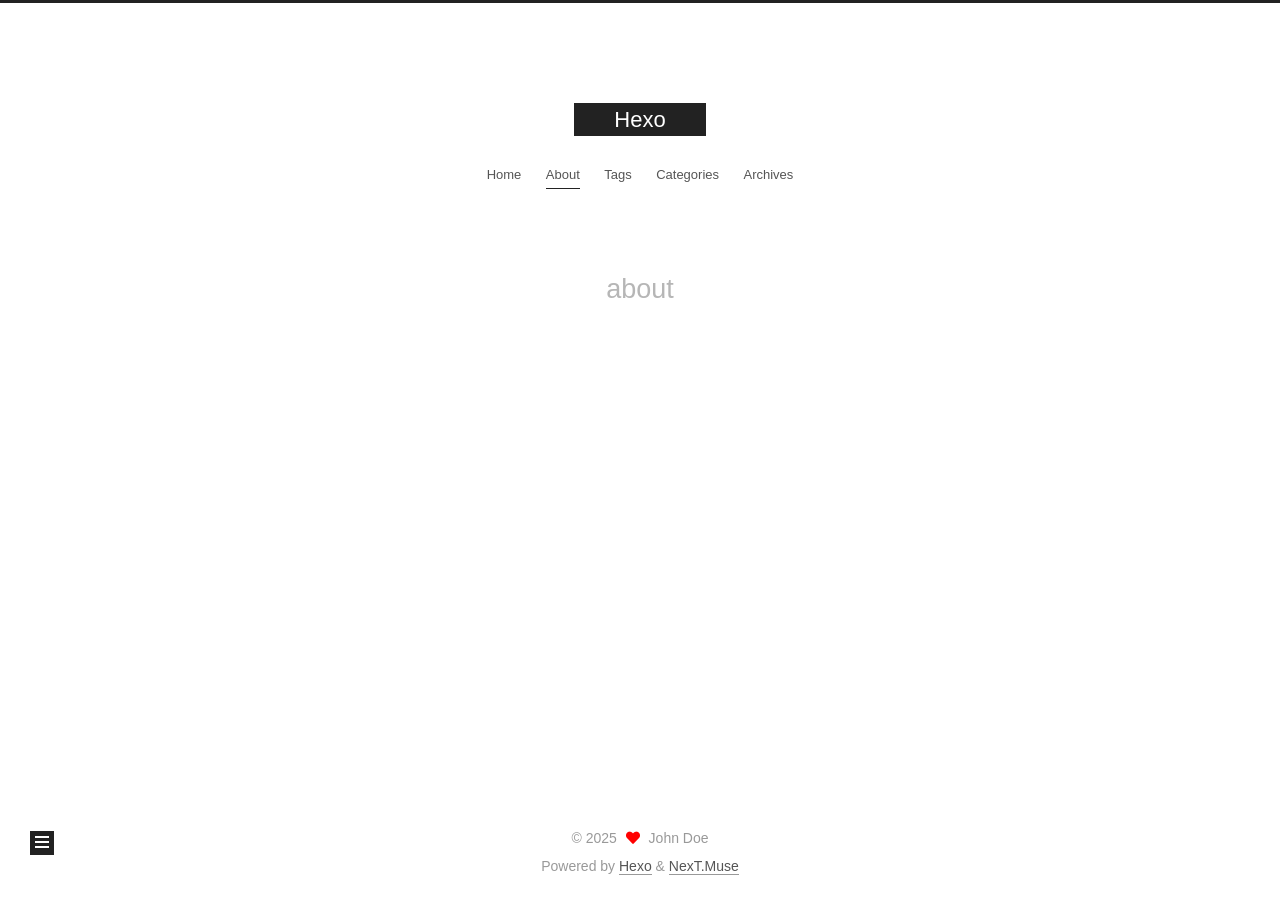
<file: about/index.html>
<!DOCTYPE html>
<html lang="en">
<head>
  <meta charset="UTF-8">
<meta name="viewport" content="width=device-width, initial-scale=1, maximum-scale=2">
<meta name="theme-color" content="#222">
<meta name="generator" content="Hexo 7.3.0">
  <link rel="apple-touch-icon" sizes="180x180" href="/images/apple-touch-icon-next.png">
  <link rel="icon" type="image/png" sizes="32x32" href="/images/favicon-32x32-next.png">
  <link rel="icon" type="image/png" sizes="16x16" href="/images/favicon-16x16-next.png">
  <link rel="mask-icon" href="/images/logo.svg" color="#222">

<link rel="stylesheet" href="/css/main.css">


<link rel="stylesheet" href="/lib/font-awesome/css/all.min.css">

<script id="hexo-configurations">
    var NexT = window.NexT || {};
    var CONFIG = {"hostname":"example.com","root":"/","scheme":"Muse","version":"7.8.0","exturl":false,"sidebar":{"position":"left","display":"post","padding":18,"offset":12,"onmobile":false},"copycode":{"enable":false,"show_result":false,"style":null},"back2top":{"enable":true,"sidebar":false,"scrollpercent":false},"bookmark":{"enable":false,"color":"#222","save":"auto"},"fancybox":false,"mediumzoom":false,"lazyload":false,"pangu":false,"comments":{"style":"tabs","active":null,"storage":true,"lazyload":false,"nav":null},"algolia":{"hits":{"per_page":10},"labels":{"input_placeholder":"Search for Posts","hits_empty":"We didn't find any results for the search: ${query}","hits_stats":"${hits} results found in ${time} ms"}},"localsearch":{"enable":false,"trigger":"auto","top_n_per_article":1,"unescape":false,"preload":false},"motion":{"enable":true,"async":false,"transition":{"post_block":"fadeIn","post_header":"slideDownIn","post_body":"slideDownIn","coll_header":"slideLeftIn","sidebar":"slideUpIn"}}};
  </script>

  <meta property="og:type" content="website">
<meta property="og:title" content="about">
<meta property="og:url" content="http://example.com/about/index.html">
<meta property="og:site_name" content="Hexo">
<meta property="og:locale" content="en_US">
<meta property="article:published_time" content="2025-05-11T11:23:54.000Z">
<meta property="article:modified_time" content="2025-05-11T11:23:54.839Z">
<meta property="article:author" content="John Doe">
<meta name="twitter:card" content="summary">

<link rel="canonical" href="http://example.com/about/">


<script id="page-configurations">
  // https://hexo.io/docs/variables.html
  CONFIG.page = {
    sidebar: "",
    isHome : false,
    isPost : false,
    lang   : 'en'
  };
</script>

  <title>about | Hexo
</title>
  






  <noscript>
  <style>
  .use-motion .brand,
  .use-motion .menu-item,
  .sidebar-inner,
  .use-motion .post-block,
  .use-motion .pagination,
  .use-motion .comments,
  .use-motion .post-header,
  .use-motion .post-body,
  .use-motion .collection-header { opacity: initial; }

  .use-motion .site-title,
  .use-motion .site-subtitle {
    opacity: initial;
    top: initial;
  }

  .use-motion .logo-line-before i { left: initial; }
  .use-motion .logo-line-after i { right: initial; }
  </style>
</noscript>

</head>

<body itemscope itemtype="http://schema.org/WebPage">
  <div class="container use-motion">
    <div class="headband"></div>

    <header class="header" itemscope itemtype="http://schema.org/WPHeader">
      <div class="header-inner"><div class="site-brand-container">
  <div class="site-nav-toggle">
    <div class="toggle" aria-label="Toggle navigation bar">
      <span class="toggle-line toggle-line-first"></span>
      <span class="toggle-line toggle-line-middle"></span>
      <span class="toggle-line toggle-line-last"></span>
    </div>
  </div>

  <div class="site-meta">

    <a href="/" class="brand" rel="start">
      <span class="logo-line-before"><i></i></span>
      <h1 class="site-title">Hexo</h1>
      <span class="logo-line-after"><i></i></span>
    </a>
  </div>

  <div class="site-nav-right">
    <div class="toggle popup-trigger">
    </div>
  </div>
</div>




<nav class="site-nav">
  <ul id="menu" class="main-menu menu">
        <li class="menu-item menu-item-home">

    <a href="/" rel="section"><i class="home fa-fw"></i>Home</a>

  </li>
        <li class="menu-item menu-item-about">

    <a href="/about/" rel="section"><i class="user fa-fw"></i>About</a>

  </li>
        <li class="menu-item menu-item-tags">

    <a href="/tags/" rel="section"><i class="tags fa-fw"></i>Tags</a>

  </li>
        <li class="menu-item menu-item-categories">

    <a href="/categories/" rel="section"><i class="th fa-fw"></i>Categories</a>

  </li>
        <li class="menu-item menu-item-archives">

    <a href="/archives/" rel="section"><i class="archive fa-fw"></i>Archives</a>

  </li>
  </ul>
</nav>




</div>
    </header>

    
  <div class="back-to-top">
    <i class="fa fa-arrow-up"></i>
    <span>0%</span>
  </div>


    <main class="main">
      <div class="main-inner">
        <div class="content-wrap">
          
  
  

          <div class="content page posts-expand">
            

    
    
    
    <div class="post-block" lang="en">
      <header class="post-header">

<h1 class="post-title" itemprop="name headline">about
</h1>

<div class="post-meta">
  

</div>

</header>

      
      
      
      <div class="post-body">
          
      </div>
      
      
      
    </div>
    

    
    
    


          </div>
          

<script>
  window.addEventListener('tabs:register', () => {
    let { activeClass } = CONFIG.comments;
    if (CONFIG.comments.storage) {
      activeClass = localStorage.getItem('comments_active') || activeClass;
    }
    if (activeClass) {
      let activeTab = document.querySelector(`a[href="#comment-${activeClass}"]`);
      if (activeTab) {
        activeTab.click();
      }
    }
  });
  if (CONFIG.comments.storage) {
    window.addEventListener('tabs:click', event => {
      if (!event.target.matches('.tabs-comment .tab-content .tab-pane')) return;
      let commentClass = event.target.classList[1];
      localStorage.setItem('comments_active', commentClass);
    });
  }
</script>

        </div>
          
  
  <div class="toggle sidebar-toggle">
    <span class="toggle-line toggle-line-first"></span>
    <span class="toggle-line toggle-line-middle"></span>
    <span class="toggle-line toggle-line-last"></span>
  </div>

  <aside class="sidebar">
    <div class="sidebar-inner">

      <ul class="sidebar-nav motion-element">
        <li class="sidebar-nav-toc">
          Table of Contents
        </li>
        <li class="sidebar-nav-overview">
          Overview
        </li>
      </ul>

      <!--noindex-->
      <div class="post-toc-wrap sidebar-panel">
      </div>
      <!--/noindex-->

      <div class="site-overview-wrap sidebar-panel">
        <div class="site-author motion-element" itemprop="author" itemscope itemtype="http://schema.org/Person">
  <p class="site-author-name" itemprop="name">John Doe</p>
  <div class="site-description" itemprop="description"></div>
</div>
<div class="site-state-wrap motion-element">
  <nav class="site-state">
      <div class="site-state-item site-state-posts">
          <a href="/archives/">
        
          <span class="site-state-item-count">2</span>
          <span class="site-state-item-name">posts</span>
        </a>
      </div>
  </nav>
</div>



      </div>

    </div>
  </aside>
  <div id="sidebar-dimmer"></div>


      </div>
    </main>

    <footer class="footer">
      <div class="footer-inner">
        

        

<div class="copyright">
  
  &copy; 
  <span itemprop="copyrightYear">2025</span>
  <span class="with-love">
    <i class="fa fa-heart"></i>
  </span>
  <span class="author" itemprop="copyrightHolder">John Doe</span>
</div>
  <div class="powered-by">Powered by <a href="https://hexo.io/" class="theme-link" rel="noopener" target="_blank">Hexo</a> & <a href="https://muse.theme-next.org/" class="theme-link" rel="noopener" target="_blank">NexT.Muse</a>
  </div>

        








      </div>
    </footer>
  </div>

  
  <script src="/lib/anime.min.js"></script>
  <script src="/lib/velocity/velocity.min.js"></script>
  <script src="/lib/velocity/velocity.ui.min.js"></script>

<script src="/js/utils.js"></script>

<script src="/js/motion.js"></script>


<script src="/js/schemes/muse.js"></script>


<script src="/js/next-boot.js"></script>




  















  

  

</body>
</html>
</file>
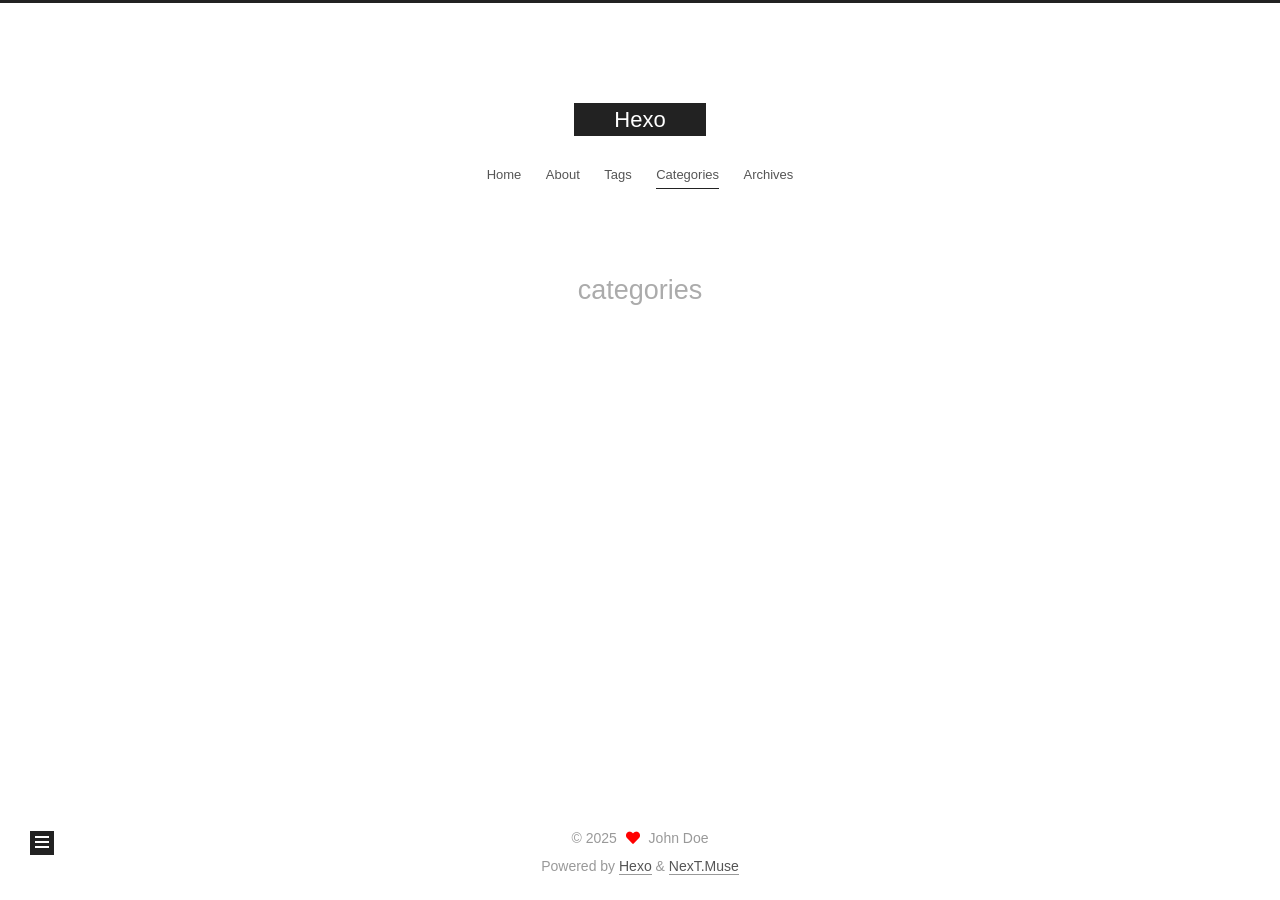
<file: categories/index.html>
<!DOCTYPE html>
<html lang="en">
<head>
  <meta charset="UTF-8">
<meta name="viewport" content="width=device-width, initial-scale=1, maximum-scale=2">
<meta name="theme-color" content="#222">
<meta name="generator" content="Hexo 7.3.0">
  <link rel="apple-touch-icon" sizes="180x180" href="/images/apple-touch-icon-next.png">
  <link rel="icon" type="image/png" sizes="32x32" href="/images/favicon-32x32-next.png">
  <link rel="icon" type="image/png" sizes="16x16" href="/images/favicon-16x16-next.png">
  <link rel="mask-icon" href="/images/logo.svg" color="#222">

<link rel="stylesheet" href="/css/main.css">


<link rel="stylesheet" href="/lib/font-awesome/css/all.min.css">

<script id="hexo-configurations">
    var NexT = window.NexT || {};
    var CONFIG = {"hostname":"example.com","root":"/","scheme":"Muse","version":"7.8.0","exturl":false,"sidebar":{"position":"left","display":"post","padding":18,"offset":12,"onmobile":false},"copycode":{"enable":false,"show_result":false,"style":null},"back2top":{"enable":true,"sidebar":false,"scrollpercent":false},"bookmark":{"enable":false,"color":"#222","save":"auto"},"fancybox":false,"mediumzoom":false,"lazyload":false,"pangu":false,"comments":{"style":"tabs","active":null,"storage":true,"lazyload":false,"nav":null},"algolia":{"hits":{"per_page":10},"labels":{"input_placeholder":"Search for Posts","hits_empty":"We didn't find any results for the search: ${query}","hits_stats":"${hits} results found in ${time} ms"}},"localsearch":{"enable":false,"trigger":"auto","top_n_per_article":1,"unescape":false,"preload":false},"motion":{"enable":true,"async":false,"transition":{"post_block":"fadeIn","post_header":"slideDownIn","post_body":"slideDownIn","coll_header":"slideLeftIn","sidebar":"slideUpIn"}}};
  </script>

  <meta property="og:type" content="website">
<meta property="og:title" content="categories">
<meta property="og:url" content="http://example.com/categories/index.html">
<meta property="og:site_name" content="Hexo">
<meta property="og:locale" content="en_US">
<meta property="article:published_time" content="2025-05-11T11:23:33.000Z">
<meta property="article:modified_time" content="2025-05-11T11:23:33.504Z">
<meta property="article:author" content="John Doe">
<meta name="twitter:card" content="summary">

<link rel="canonical" href="http://example.com/categories/">


<script id="page-configurations">
  // https://hexo.io/docs/variables.html
  CONFIG.page = {
    sidebar: "",
    isHome : false,
    isPost : false,
    lang   : 'en'
  };
</script>

  <title>categories | Hexo
</title>
  






  <noscript>
  <style>
  .use-motion .brand,
  .use-motion .menu-item,
  .sidebar-inner,
  .use-motion .post-block,
  .use-motion .pagination,
  .use-motion .comments,
  .use-motion .post-header,
  .use-motion .post-body,
  .use-motion .collection-header { opacity: initial; }

  .use-motion .site-title,
  .use-motion .site-subtitle {
    opacity: initial;
    top: initial;
  }

  .use-motion .logo-line-before i { left: initial; }
  .use-motion .logo-line-after i { right: initial; }
  </style>
</noscript>

</head>

<body itemscope itemtype="http://schema.org/WebPage">
  <div class="container use-motion">
    <div class="headband"></div>

    <header class="header" itemscope itemtype="http://schema.org/WPHeader">
      <div class="header-inner"><div class="site-brand-container">
  <div class="site-nav-toggle">
    <div class="toggle" aria-label="Toggle navigation bar">
      <span class="toggle-line toggle-line-first"></span>
      <span class="toggle-line toggle-line-middle"></span>
      <span class="toggle-line toggle-line-last"></span>
    </div>
  </div>

  <div class="site-meta">

    <a href="/" class="brand" rel="start">
      <span class="logo-line-before"><i></i></span>
      <h1 class="site-title">Hexo</h1>
      <span class="logo-line-after"><i></i></span>
    </a>
  </div>

  <div class="site-nav-right">
    <div class="toggle popup-trigger">
    </div>
  </div>
</div>




<nav class="site-nav">
  <ul id="menu" class="main-menu menu">
        <li class="menu-item menu-item-home">

    <a href="/" rel="section"><i class="home fa-fw"></i>Home</a>

  </li>
        <li class="menu-item menu-item-about">

    <a href="/about/" rel="section"><i class="user fa-fw"></i>About</a>

  </li>
        <li class="menu-item menu-item-tags">

    <a href="/tags/" rel="section"><i class="tags fa-fw"></i>Tags</a>

  </li>
        <li class="menu-item menu-item-categories">

    <a href="/categories/" rel="section"><i class="th fa-fw"></i>Categories</a>

  </li>
        <li class="menu-item menu-item-archives">

    <a href="/archives/" rel="section"><i class="archive fa-fw"></i>Archives</a>

  </li>
  </ul>
</nav>




</div>
    </header>

    
  <div class="back-to-top">
    <i class="fa fa-arrow-up"></i>
    <span>0%</span>
  </div>


    <main class="main">
      <div class="main-inner">
        <div class="content-wrap">
          
  
  

          <div class="content page posts-expand">
            

    
    
    
    <div class="post-block" lang="en">
      <header class="post-header">

<h1 class="post-title" itemprop="name headline">categories
</h1>

<div class="post-meta">
  

</div>

</header>

      
      
      
      <div class="post-body">
          
      </div>
      
      
      
    </div>
    

    
    
    


          </div>
          

<script>
  window.addEventListener('tabs:register', () => {
    let { activeClass } = CONFIG.comments;
    if (CONFIG.comments.storage) {
      activeClass = localStorage.getItem('comments_active') || activeClass;
    }
    if (activeClass) {
      let activeTab = document.querySelector(`a[href="#comment-${activeClass}"]`);
      if (activeTab) {
        activeTab.click();
      }
    }
  });
  if (CONFIG.comments.storage) {
    window.addEventListener('tabs:click', event => {
      if (!event.target.matches('.tabs-comment .tab-content .tab-pane')) return;
      let commentClass = event.target.classList[1];
      localStorage.setItem('comments_active', commentClass);
    });
  }
</script>

        </div>
          
  
  <div class="toggle sidebar-toggle">
    <span class="toggle-line toggle-line-first"></span>
    <span class="toggle-line toggle-line-middle"></span>
    <span class="toggle-line toggle-line-last"></span>
  </div>

  <aside class="sidebar">
    <div class="sidebar-inner">

      <ul class="sidebar-nav motion-element">
        <li class="sidebar-nav-toc">
          Table of Contents
        </li>
        <li class="sidebar-nav-overview">
          Overview
        </li>
      </ul>

      <!--noindex-->
      <div class="post-toc-wrap sidebar-panel">
      </div>
      <!--/noindex-->

      <div class="site-overview-wrap sidebar-panel">
        <div class="site-author motion-element" itemprop="author" itemscope itemtype="http://schema.org/Person">
  <p class="site-author-name" itemprop="name">John Doe</p>
  <div class="site-description" itemprop="description"></div>
</div>
<div class="site-state-wrap motion-element">
  <nav class="site-state">
      <div class="site-state-item site-state-posts">
          <a href="/archives/">
        
          <span class="site-state-item-count">2</span>
          <span class="site-state-item-name">posts</span>
        </a>
      </div>
  </nav>
</div>



      </div>

    </div>
  </aside>
  <div id="sidebar-dimmer"></div>


      </div>
    </main>

    <footer class="footer">
      <div class="footer-inner">
        

        

<div class="copyright">
  
  &copy; 
  <span itemprop="copyrightYear">2025</span>
  <span class="with-love">
    <i class="fa fa-heart"></i>
  </span>
  <span class="author" itemprop="copyrightHolder">John Doe</span>
</div>
  <div class="powered-by">Powered by <a href="https://hexo.io/" class="theme-link" rel="noopener" target="_blank">Hexo</a> & <a href="https://muse.theme-next.org/" class="theme-link" rel="noopener" target="_blank">NexT.Muse</a>
  </div>

        








      </div>
    </footer>
  </div>

  
  <script src="/lib/anime.min.js"></script>
  <script src="/lib/velocity/velocity.min.js"></script>
  <script src="/lib/velocity/velocity.ui.min.js"></script>

<script src="/js/utils.js"></script>

<script src="/js/motion.js"></script>


<script src="/js/schemes/muse.js"></script>


<script src="/js/next-boot.js"></script>




  















  

  

</body>
</html>
</file>
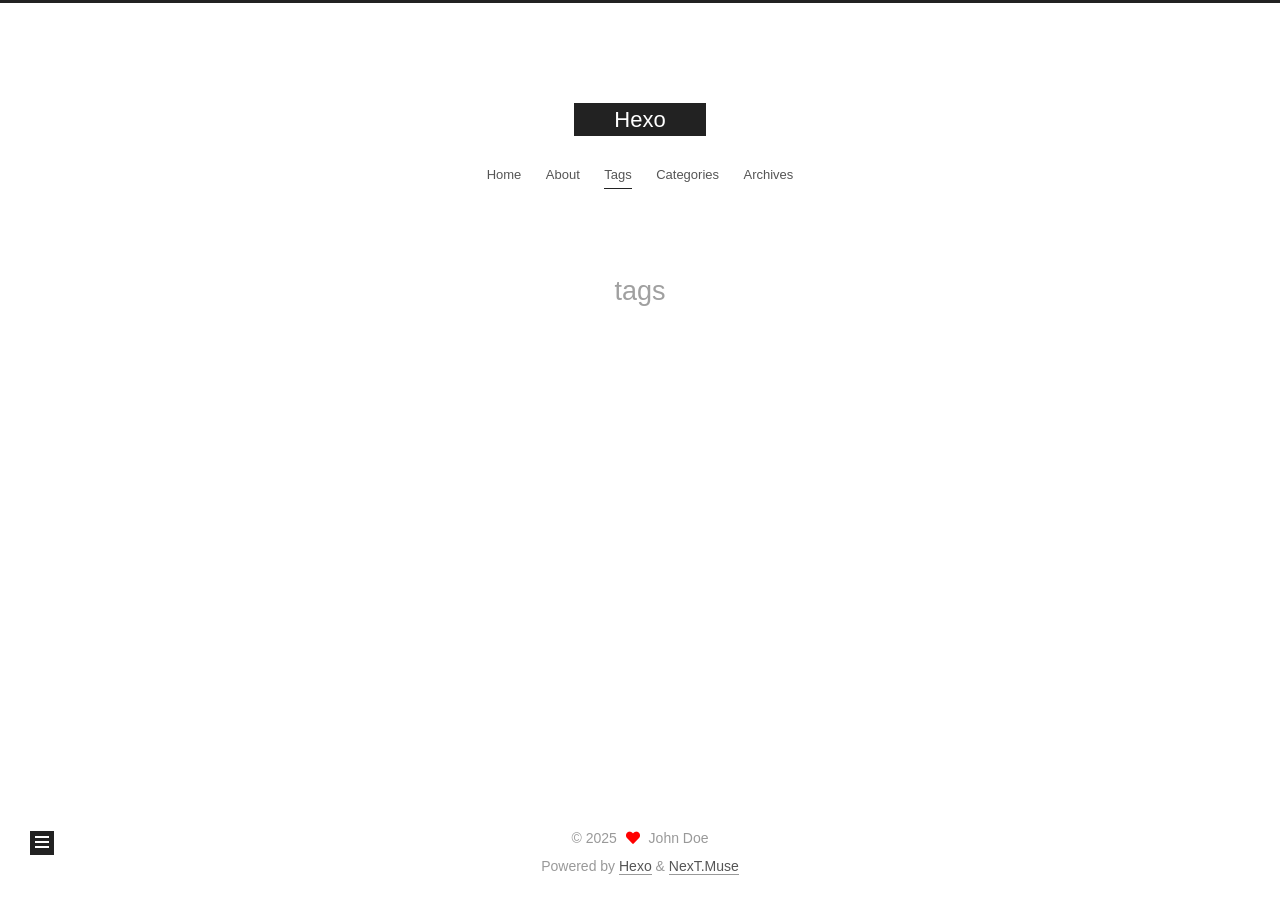
<file: tags/index.html>
<!DOCTYPE html>
<html lang="en">
<head>
  <meta charset="UTF-8">
<meta name="viewport" content="width=device-width, initial-scale=1, maximum-scale=2">
<meta name="theme-color" content="#222">
<meta name="generator" content="Hexo 7.3.0">
  <link rel="apple-touch-icon" sizes="180x180" href="/images/apple-touch-icon-next.png">
  <link rel="icon" type="image/png" sizes="32x32" href="/images/favicon-32x32-next.png">
  <link rel="icon" type="image/png" sizes="16x16" href="/images/favicon-16x16-next.png">
  <link rel="mask-icon" href="/images/logo.svg" color="#222">

<link rel="stylesheet" href="/css/main.css">


<link rel="stylesheet" href="/lib/font-awesome/css/all.min.css">

<script id="hexo-configurations">
    var NexT = window.NexT || {};
    var CONFIG = {"hostname":"example.com","root":"/","scheme":"Muse","version":"7.8.0","exturl":false,"sidebar":{"position":"left","display":"post","padding":18,"offset":12,"onmobile":false},"copycode":{"enable":false,"show_result":false,"style":null},"back2top":{"enable":true,"sidebar":false,"scrollpercent":false},"bookmark":{"enable":false,"color":"#222","save":"auto"},"fancybox":false,"mediumzoom":false,"lazyload":false,"pangu":false,"comments":{"style":"tabs","active":null,"storage":true,"lazyload":false,"nav":null},"algolia":{"hits":{"per_page":10},"labels":{"input_placeholder":"Search for Posts","hits_empty":"We didn't find any results for the search: ${query}","hits_stats":"${hits} results found in ${time} ms"}},"localsearch":{"enable":false,"trigger":"auto","top_n_per_article":1,"unescape":false,"preload":false},"motion":{"enable":true,"async":false,"transition":{"post_block":"fadeIn","post_header":"slideDownIn","post_body":"slideDownIn","coll_header":"slideLeftIn","sidebar":"slideUpIn"}}};
  </script>

  <meta property="og:type" content="website">
<meta property="og:title" content="tags">
<meta property="og:url" content="http://example.com/tags/index.html">
<meta property="og:site_name" content="Hexo">
<meta property="og:locale" content="en_US">
<meta property="article:published_time" content="2025-05-11T11:23:44.000Z">
<meta property="article:modified_time" content="2025-05-11T11:23:44.288Z">
<meta property="article:author" content="John Doe">
<meta name="twitter:card" content="summary">

<link rel="canonical" href="http://example.com/tags/">


<script id="page-configurations">
  // https://hexo.io/docs/variables.html
  CONFIG.page = {
    sidebar: "",
    isHome : false,
    isPost : false,
    lang   : 'en'
  };
</script>

  <title>tags | Hexo
</title>
  






  <noscript>
  <style>
  .use-motion .brand,
  .use-motion .menu-item,
  .sidebar-inner,
  .use-motion .post-block,
  .use-motion .pagination,
  .use-motion .comments,
  .use-motion .post-header,
  .use-motion .post-body,
  .use-motion .collection-header { opacity: initial; }

  .use-motion .site-title,
  .use-motion .site-subtitle {
    opacity: initial;
    top: initial;
  }

  .use-motion .logo-line-before i { left: initial; }
  .use-motion .logo-line-after i { right: initial; }
  </style>
</noscript>

</head>

<body itemscope itemtype="http://schema.org/WebPage">
  <div class="container use-motion">
    <div class="headband"></div>

    <header class="header" itemscope itemtype="http://schema.org/WPHeader">
      <div class="header-inner"><div class="site-brand-container">
  <div class="site-nav-toggle">
    <div class="toggle" aria-label="Toggle navigation bar">
      <span class="toggle-line toggle-line-first"></span>
      <span class="toggle-line toggle-line-middle"></span>
      <span class="toggle-line toggle-line-last"></span>
    </div>
  </div>

  <div class="site-meta">

    <a href="/" class="brand" rel="start">
      <span class="logo-line-before"><i></i></span>
      <h1 class="site-title">Hexo</h1>
      <span class="logo-line-after"><i></i></span>
    </a>
  </div>

  <div class="site-nav-right">
    <div class="toggle popup-trigger">
    </div>
  </div>
</div>




<nav class="site-nav">
  <ul id="menu" class="main-menu menu">
        <li class="menu-item menu-item-home">

    <a href="/" rel="section"><i class="home fa-fw"></i>Home</a>

  </li>
        <li class="menu-item menu-item-about">

    <a href="/about/" rel="section"><i class="user fa-fw"></i>About</a>

  </li>
        <li class="menu-item menu-item-tags">

    <a href="/tags/" rel="section"><i class="tags fa-fw"></i>Tags</a>

  </li>
        <li class="menu-item menu-item-categories">

    <a href="/categories/" rel="section"><i class="th fa-fw"></i>Categories</a>

  </li>
        <li class="menu-item menu-item-archives">

    <a href="/archives/" rel="section"><i class="archive fa-fw"></i>Archives</a>

  </li>
  </ul>
</nav>




</div>
    </header>

    
  <div class="back-to-top">
    <i class="fa fa-arrow-up"></i>
    <span>0%</span>
  </div>


    <main class="main">
      <div class="main-inner">
        <div class="content-wrap">
          
  
  

          <div class="content page posts-expand">
            

    
    
    
    <div class="post-block" lang="en">
      <header class="post-header">

<h1 class="post-title" itemprop="name headline">tags
</h1>

<div class="post-meta">
  

</div>

</header>

      
      
      
      <div class="post-body">
          
      </div>
      
      
      
    </div>
    

    
    
    


          </div>
          

<script>
  window.addEventListener('tabs:register', () => {
    let { activeClass } = CONFIG.comments;
    if (CONFIG.comments.storage) {
      activeClass = localStorage.getItem('comments_active') || activeClass;
    }
    if (activeClass) {
      let activeTab = document.querySelector(`a[href="#comment-${activeClass}"]`);
      if (activeTab) {
        activeTab.click();
      }
    }
  });
  if (CONFIG.comments.storage) {
    window.addEventListener('tabs:click', event => {
      if (!event.target.matches('.tabs-comment .tab-content .tab-pane')) return;
      let commentClass = event.target.classList[1];
      localStorage.setItem('comments_active', commentClass);
    });
  }
</script>

        </div>
          
  
  <div class="toggle sidebar-toggle">
    <span class="toggle-line toggle-line-first"></span>
    <span class="toggle-line toggle-line-middle"></span>
    <span class="toggle-line toggle-line-last"></span>
  </div>

  <aside class="sidebar">
    <div class="sidebar-inner">

      <ul class="sidebar-nav motion-element">
        <li class="sidebar-nav-toc">
          Table of Contents
        </li>
        <li class="sidebar-nav-overview">
          Overview
        </li>
      </ul>

      <!--noindex-->
      <div class="post-toc-wrap sidebar-panel">
      </div>
      <!--/noindex-->

      <div class="site-overview-wrap sidebar-panel">
        <div class="site-author motion-element" itemprop="author" itemscope itemtype="http://schema.org/Person">
  <p class="site-author-name" itemprop="name">John Doe</p>
  <div class="site-description" itemprop="description"></div>
</div>
<div class="site-state-wrap motion-element">
  <nav class="site-state">
      <div class="site-state-item site-state-posts">
          <a href="/archives/">
        
          <span class="site-state-item-count">2</span>
          <span class="site-state-item-name">posts</span>
        </a>
      </div>
  </nav>
</div>



      </div>

    </div>
  </aside>
  <div id="sidebar-dimmer"></div>


      </div>
    </main>

    <footer class="footer">
      <div class="footer-inner">
        

        

<div class="copyright">
  
  &copy; 
  <span itemprop="copyrightYear">2025</span>
  <span class="with-love">
    <i class="fa fa-heart"></i>
  </span>
  <span class="author" itemprop="copyrightHolder">John Doe</span>
</div>
  <div class="powered-by">Powered by <a href="https://hexo.io/" class="theme-link" rel="noopener" target="_blank">Hexo</a> & <a href="https://muse.theme-next.org/" class="theme-link" rel="noopener" target="_blank">NexT.Muse</a>
  </div>

        








      </div>
    </footer>
  </div>

  
  <script src="/lib/anime.min.js"></script>
  <script src="/lib/velocity/velocity.min.js"></script>
  <script src="/lib/velocity/velocity.ui.min.js"></script>

<script src="/js/utils.js"></script>

<script src="/js/motion.js"></script>


<script src="/js/schemes/muse.js"></script>


<script src="/js/next-boot.js"></script>




  















  

  

</body>
</html>
</file>
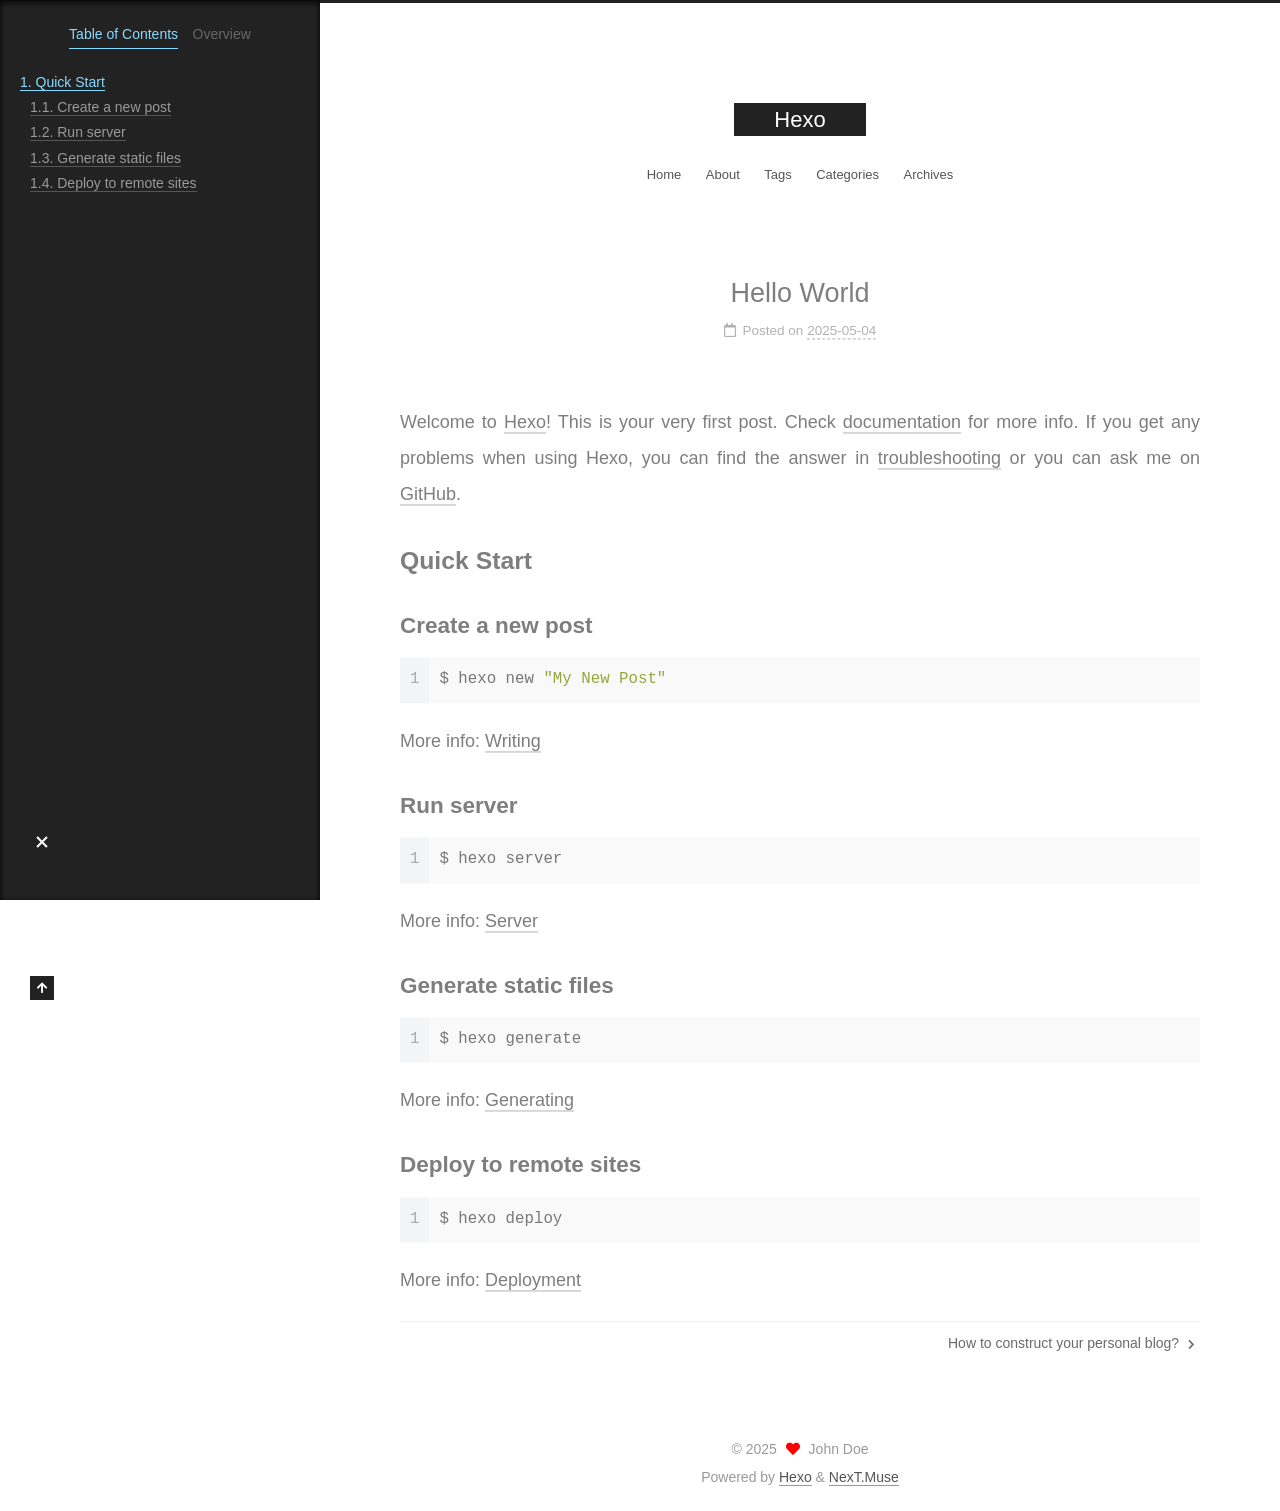
<file: 2025/05/04/hello-world/index.html>
<!DOCTYPE html>
<html lang="en">
<head>
  <meta charset="UTF-8">
<meta name="viewport" content="width=device-width, initial-scale=1, maximum-scale=2">
<meta name="theme-color" content="#222">
<meta name="generator" content="Hexo 7.3.0">
  <link rel="apple-touch-icon" sizes="180x180" href="/images/apple-touch-icon-next.png">
  <link rel="icon" type="image/png" sizes="32x32" href="/images/favicon-32x32-next.png">
  <link rel="icon" type="image/png" sizes="16x16" href="/images/favicon-16x16-next.png">
  <link rel="mask-icon" href="/images/logo.svg" color="#222">

<link rel="stylesheet" href="/css/main.css">


<link rel="stylesheet" href="/lib/font-awesome/css/all.min.css">

<script id="hexo-configurations">
    var NexT = window.NexT || {};
    var CONFIG = {"hostname":"example.com","root":"/","scheme":"Muse","version":"7.8.0","exturl":false,"sidebar":{"position":"left","display":"post","padding":18,"offset":12,"onmobile":false},"copycode":{"enable":false,"show_result":false,"style":null},"back2top":{"enable":true,"sidebar":false,"scrollpercent":false},"bookmark":{"enable":false,"color":"#222","save":"auto"},"fancybox":false,"mediumzoom":false,"lazyload":false,"pangu":false,"comments":{"style":"tabs","active":null,"storage":true,"lazyload":false,"nav":null},"algolia":{"hits":{"per_page":10},"labels":{"input_placeholder":"Search for Posts","hits_empty":"We didn't find any results for the search: ${query}","hits_stats":"${hits} results found in ${time} ms"}},"localsearch":{"enable":false,"trigger":"auto","top_n_per_article":1,"unescape":false,"preload":false},"motion":{"enable":true,"async":false,"transition":{"post_block":"fadeIn","post_header":"slideDownIn","post_body":"slideDownIn","coll_header":"slideLeftIn","sidebar":"slideUpIn"}}};
  </script>

  <meta name="description" content="Welcome to Hexo! This is your very first post. Check documentation for more info. If you get any problems when using Hexo, you can find the answer in troubleshooting or you can ask me on GitHub. Quick">
<meta property="og:type" content="article">
<meta property="og:title" content="Hello World">
<meta property="og:url" content="http://example.com/2025/05/04/hello-world/index.html">
<meta property="og:site_name" content="Hexo">
<meta property="og:description" content="Welcome to Hexo! This is your very first post. Check documentation for more info. If you get any problems when using Hexo, you can find the answer in troubleshooting or you can ask me on GitHub. Quick">
<meta property="og:locale" content="en_US">
<meta property="article:published_time" content="2025-05-04T00:51:51.465Z">
<meta property="article:modified_time" content="2025-05-04T00:51:51.465Z">
<meta property="article:author" content="John Doe">
<meta name="twitter:card" content="summary">

<link rel="canonical" href="http://example.com/2025/05/04/hello-world/">


<script id="page-configurations">
  // https://hexo.io/docs/variables.html
  CONFIG.page = {
    sidebar: "",
    isHome : false,
    isPost : true,
    lang   : 'en'
  };
</script>

  <title>Hello World | Hexo</title>
  






  <noscript>
  <style>
  .use-motion .brand,
  .use-motion .menu-item,
  .sidebar-inner,
  .use-motion .post-block,
  .use-motion .pagination,
  .use-motion .comments,
  .use-motion .post-header,
  .use-motion .post-body,
  .use-motion .collection-header { opacity: initial; }

  .use-motion .site-title,
  .use-motion .site-subtitle {
    opacity: initial;
    top: initial;
  }

  .use-motion .logo-line-before i { left: initial; }
  .use-motion .logo-line-after i { right: initial; }
  </style>
</noscript>

</head>

<body itemscope itemtype="http://schema.org/WebPage">
  <div class="container use-motion">
    <div class="headband"></div>

    <header class="header" itemscope itemtype="http://schema.org/WPHeader">
      <div class="header-inner"><div class="site-brand-container">
  <div class="site-nav-toggle">
    <div class="toggle" aria-label="Toggle navigation bar">
      <span class="toggle-line toggle-line-first"></span>
      <span class="toggle-line toggle-line-middle"></span>
      <span class="toggle-line toggle-line-last"></span>
    </div>
  </div>

  <div class="site-meta">

    <a href="/" class="brand" rel="start">
      <span class="logo-line-before"><i></i></span>
      <h1 class="site-title">Hexo</h1>
      <span class="logo-line-after"><i></i></span>
    </a>
  </div>

  <div class="site-nav-right">
    <div class="toggle popup-trigger">
    </div>
  </div>
</div>




<nav class="site-nav">
  <ul id="menu" class="main-menu menu">
        <li class="menu-item menu-item-home">

    <a href="/" rel="section"><i class="home fa-fw"></i>Home</a>

  </li>
        <li class="menu-item menu-item-about">

    <a href="/about/" rel="section"><i class="user fa-fw"></i>About</a>

  </li>
        <li class="menu-item menu-item-tags">

    <a href="/tags/" rel="section"><i class="tags fa-fw"></i>Tags</a>

  </li>
        <li class="menu-item menu-item-categories">

    <a href="/categories/" rel="section"><i class="th fa-fw"></i>Categories</a>

  </li>
        <li class="menu-item menu-item-archives">

    <a href="/archives/" rel="section"><i class="archive fa-fw"></i>Archives</a>

  </li>
  </ul>
</nav>




</div>
    </header>

    
  <div class="back-to-top">
    <i class="fa fa-arrow-up"></i>
    <span>0%</span>
  </div>


    <main class="main">
      <div class="main-inner">
        <div class="content-wrap">
          

          <div class="content post posts-expand">
            

    
  
  
  <article itemscope itemtype="http://schema.org/Article" class="post-block" lang="en">
    <link itemprop="mainEntityOfPage" href="http://example.com/2025/05/04/hello-world/">

    <span hidden itemprop="author" itemscope itemtype="http://schema.org/Person">
      <meta itemprop="image" content="/images/avatar.gif">
      <meta itemprop="name" content="John Doe">
      <meta itemprop="description" content="">
    </span>

    <span hidden itemprop="publisher" itemscope itemtype="http://schema.org/Organization">
      <meta itemprop="name" content="Hexo">
    </span>
      <header class="post-header">
        <h1 class="post-title" itemprop="name headline">
          Hello World
        </h1>

        <div class="post-meta">
            <span class="post-meta-item">
              <span class="post-meta-item-icon">
                <i class="far fa-calendar"></i>
              </span>
              <span class="post-meta-item-text">Posted on</span>

              <time title="Created: 2025-05-04 08:51:51" itemprop="dateCreated datePublished" datetime="2025-05-04T08:51:51+08:00">2025-05-04</time>
            </span>

          

        </div>
      </header>

    
    
    
    <div class="post-body" itemprop="articleBody">

      
        <p>Welcome to <a target="_blank" rel="noopener" href="https://hexo.io/">Hexo</a>! This is your very first post. Check <a target="_blank" rel="noopener" href="https://hexo.io/docs/">documentation</a> for more info. If you get any problems when using Hexo, you can find the answer in <a target="_blank" rel="noopener" href="https://hexo.io/docs/troubleshooting.html">troubleshooting</a> or you can ask me on <a target="_blank" rel="noopener" href="https://github.com/hexojs/hexo/issues">GitHub</a>.</p>
<h2 id="Quick-Start"><a href="#Quick-Start" class="headerlink" title="Quick Start"></a>Quick Start</h2><h3 id="Create-a-new-post"><a href="#Create-a-new-post" class="headerlink" title="Create a new post"></a>Create a new post</h3><figure class="highlight bash"><table><tr><td class="gutter"><pre><span class="line">1</span><br></pre></td><td class="code"><pre><span class="line">$ hexo new <span class="string">&quot;My New Post&quot;</span></span><br></pre></td></tr></table></figure>

<p>More info: <a target="_blank" rel="noopener" href="https://hexo.io/docs/writing.html">Writing</a></p>
<h3 id="Run-server"><a href="#Run-server" class="headerlink" title="Run server"></a>Run server</h3><figure class="highlight bash"><table><tr><td class="gutter"><pre><span class="line">1</span><br></pre></td><td class="code"><pre><span class="line">$ hexo server</span><br></pre></td></tr></table></figure>

<p>More info: <a target="_blank" rel="noopener" href="https://hexo.io/docs/server.html">Server</a></p>
<h3 id="Generate-static-files"><a href="#Generate-static-files" class="headerlink" title="Generate static files"></a>Generate static files</h3><figure class="highlight bash"><table><tr><td class="gutter"><pre><span class="line">1</span><br></pre></td><td class="code"><pre><span class="line">$ hexo generate</span><br></pre></td></tr></table></figure>

<p>More info: <a target="_blank" rel="noopener" href="https://hexo.io/docs/generating.html">Generating</a></p>
<h3 id="Deploy-to-remote-sites"><a href="#Deploy-to-remote-sites" class="headerlink" title="Deploy to remote sites"></a>Deploy to remote sites</h3><figure class="highlight bash"><table><tr><td class="gutter"><pre><span class="line">1</span><br></pre></td><td class="code"><pre><span class="line">$ hexo deploy</span><br></pre></td></tr></table></figure>

<p>More info: <a target="_blank" rel="noopener" href="https://hexo.io/docs/one-command-deployment.html">Deployment</a></p>

    </div>

    
    
    

      <footer class="post-footer">

        


        
    <div class="post-nav">
      <div class="post-nav-item"></div>
      <div class="post-nav-item">
    <a href="/2025/05/11/one_How%20to%20construct%20your%20personal%20blog/" rel="next" title="How to construct your personal blog?">
      How to construct your personal blog? <i class="fa fa-chevron-right"></i>
    </a></div>
    </div>
      </footer>
    
  </article>
  
  
  



          </div>
          

<script>
  window.addEventListener('tabs:register', () => {
    let { activeClass } = CONFIG.comments;
    if (CONFIG.comments.storage) {
      activeClass = localStorage.getItem('comments_active') || activeClass;
    }
    if (activeClass) {
      let activeTab = document.querySelector(`a[href="#comment-${activeClass}"]`);
      if (activeTab) {
        activeTab.click();
      }
    }
  });
  if (CONFIG.comments.storage) {
    window.addEventListener('tabs:click', event => {
      if (!event.target.matches('.tabs-comment .tab-content .tab-pane')) return;
      let commentClass = event.target.classList[1];
      localStorage.setItem('comments_active', commentClass);
    });
  }
</script>

        </div>
          
  
  <div class="toggle sidebar-toggle">
    <span class="toggle-line toggle-line-first"></span>
    <span class="toggle-line toggle-line-middle"></span>
    <span class="toggle-line toggle-line-last"></span>
  </div>

  <aside class="sidebar">
    <div class="sidebar-inner">

      <ul class="sidebar-nav motion-element">
        <li class="sidebar-nav-toc">
          Table of Contents
        </li>
        <li class="sidebar-nav-overview">
          Overview
        </li>
      </ul>

      <!--noindex-->
      <div class="post-toc-wrap sidebar-panel">
          <div class="post-toc motion-element"><ol class="nav"><li class="nav-item nav-level-2"><a class="nav-link" href="#Quick-Start"><span class="nav-number">1.</span> <span class="nav-text">Quick Start</span></a><ol class="nav-child"><li class="nav-item nav-level-3"><a class="nav-link" href="#Create-a-new-post"><span class="nav-number">1.1.</span> <span class="nav-text">Create a new post</span></a></li><li class="nav-item nav-level-3"><a class="nav-link" href="#Run-server"><span class="nav-number">1.2.</span> <span class="nav-text">Run server</span></a></li><li class="nav-item nav-level-3"><a class="nav-link" href="#Generate-static-files"><span class="nav-number">1.3.</span> <span class="nav-text">Generate static files</span></a></li><li class="nav-item nav-level-3"><a class="nav-link" href="#Deploy-to-remote-sites"><span class="nav-number">1.4.</span> <span class="nav-text">Deploy to remote sites</span></a></li></ol></li></ol></div>
      </div>
      <!--/noindex-->

      <div class="site-overview-wrap sidebar-panel">
        <div class="site-author motion-element" itemprop="author" itemscope itemtype="http://schema.org/Person">
  <p class="site-author-name" itemprop="name">John Doe</p>
  <div class="site-description" itemprop="description"></div>
</div>
<div class="site-state-wrap motion-element">
  <nav class="site-state">
      <div class="site-state-item site-state-posts">
          <a href="/archives/">
        
          <span class="site-state-item-count">2</span>
          <span class="site-state-item-name">posts</span>
        </a>
      </div>
  </nav>
</div>



      </div>

    </div>
  </aside>
  <div id="sidebar-dimmer"></div>


      </div>
    </main>

    <footer class="footer">
      <div class="footer-inner">
        

        

<div class="copyright">
  
  &copy; 
  <span itemprop="copyrightYear">2025</span>
  <span class="with-love">
    <i class="fa fa-heart"></i>
  </span>
  <span class="author" itemprop="copyrightHolder">John Doe</span>
</div>
  <div class="powered-by">Powered by <a href="https://hexo.io/" class="theme-link" rel="noopener" target="_blank">Hexo</a> & <a href="https://muse.theme-next.org/" class="theme-link" rel="noopener" target="_blank">NexT.Muse</a>
  </div>

        








      </div>
    </footer>
  </div>

  
  <script src="/lib/anime.min.js"></script>
  <script src="/lib/velocity/velocity.min.js"></script>
  <script src="/lib/velocity/velocity.ui.min.js"></script>

<script src="/js/utils.js"></script>

<script src="/js/motion.js"></script>


<script src="/js/schemes/muse.js"></script>


<script src="/js/next-boot.js"></script>




  















  

  

</body>
</html>
</file>
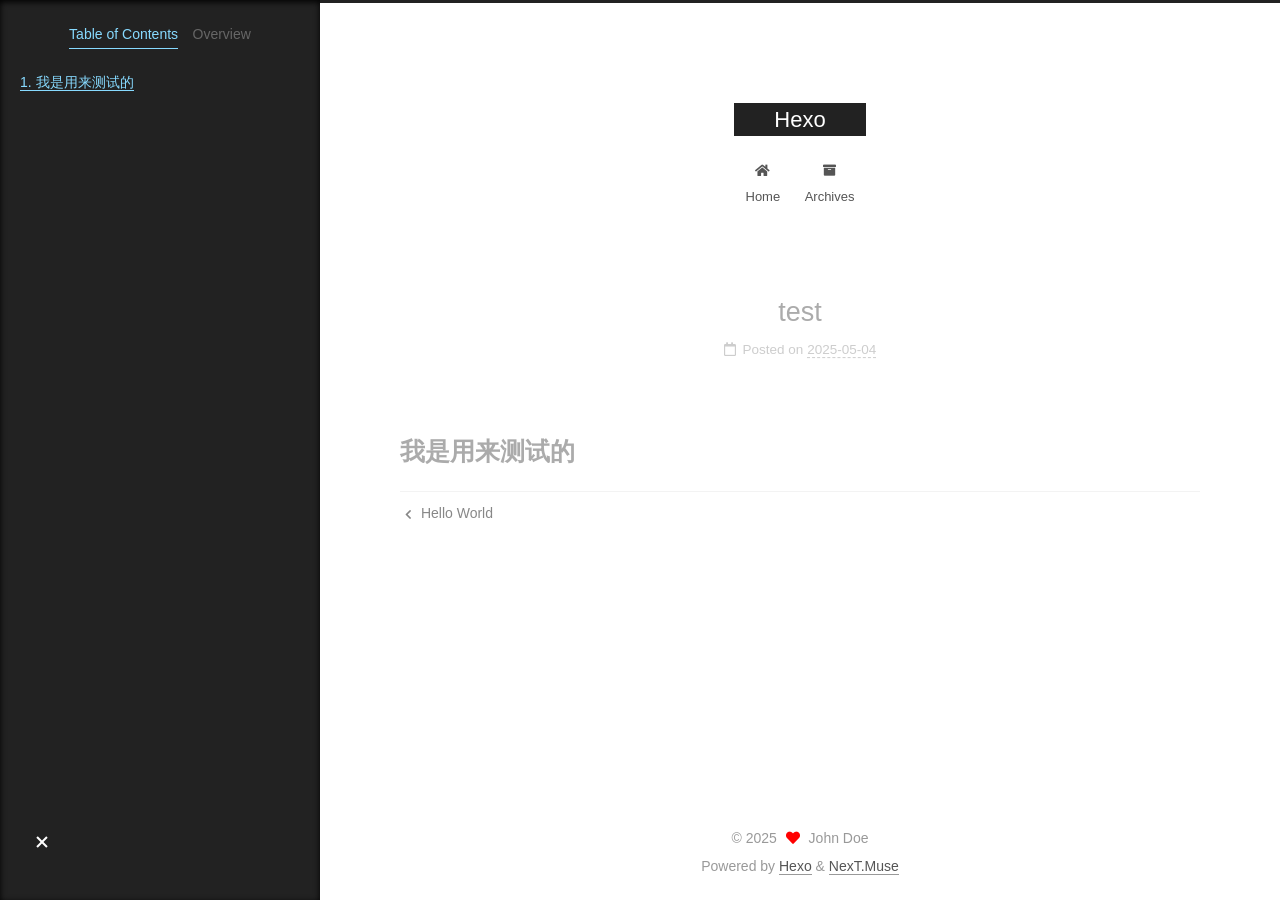
<file: 2025/05/04/test/index.html>
<!DOCTYPE html>
<html lang="en">
<head>
  <meta charset="UTF-8">
<meta name="viewport" content="width=device-width, initial-scale=1, maximum-scale=2">
<meta name="theme-color" content="#222">
<meta name="generator" content="Hexo 7.3.0">
  <link rel="apple-touch-icon" sizes="180x180" href="/images/apple-touch-icon-next.png">
  <link rel="icon" type="image/png" sizes="32x32" href="/images/favicon-32x32-next.png">
  <link rel="icon" type="image/png" sizes="16x16" href="/images/favicon-16x16-next.png">
  <link rel="mask-icon" href="/images/logo.svg" color="#222">

<link rel="stylesheet" href="/css/main.css">


<link rel="stylesheet" href="/lib/font-awesome/css/all.min.css">

<script id="hexo-configurations">
    var NexT = window.NexT || {};
    var CONFIG = {"hostname":"example.com","root":"/","scheme":"Muse","version":"7.8.0","exturl":false,"sidebar":{"position":"left","display":"post","padding":18,"offset":12,"onmobile":false},"copycode":{"enable":false,"show_result":false,"style":null},"back2top":{"enable":true,"sidebar":false,"scrollpercent":false},"bookmark":{"enable":false,"color":"#222","save":"auto"},"fancybox":false,"mediumzoom":false,"lazyload":false,"pangu":false,"comments":{"style":"tabs","active":null,"storage":true,"lazyload":false,"nav":null},"algolia":{"hits":{"per_page":10},"labels":{"input_placeholder":"Search for Posts","hits_empty":"We didn't find any results for the search: ${query}","hits_stats":"${hits} results found in ${time} ms"}},"localsearch":{"enable":false,"trigger":"auto","top_n_per_article":1,"unescape":false,"preload":false},"motion":{"enable":true,"async":false,"transition":{"post_block":"fadeIn","post_header":"slideDownIn","post_body":"slideDownIn","coll_header":"slideLeftIn","sidebar":"slideUpIn"}}};
  </script>

  <meta name="description" content="我是用来测试的">
<meta property="og:type" content="article">
<meta property="og:title" content="test">
<meta property="og:url" content="http://example.com/2025/05/04/test/index.html">
<meta property="og:site_name" content="Hexo">
<meta property="og:description" content="我是用来测试的">
<meta property="og:locale" content="en_US">
<meta property="article:published_time" content="2025-05-04T00:55:48.000Z">
<meta property="article:modified_time" content="2025-05-04T00:58:26.267Z">
<meta property="article:author" content="John Doe">
<meta name="twitter:card" content="summary">

<link rel="canonical" href="http://example.com/2025/05/04/test/">


<script id="page-configurations">
  // https://hexo.io/docs/variables.html
  CONFIG.page = {
    sidebar: "",
    isHome : false,
    isPost : true,
    lang   : 'en'
  };
</script>

  <title>test | Hexo</title>
  






  <noscript>
  <style>
  .use-motion .brand,
  .use-motion .menu-item,
  .sidebar-inner,
  .use-motion .post-block,
  .use-motion .pagination,
  .use-motion .comments,
  .use-motion .post-header,
  .use-motion .post-body,
  .use-motion .collection-header { opacity: initial; }

  .use-motion .site-title,
  .use-motion .site-subtitle {
    opacity: initial;
    top: initial;
  }

  .use-motion .logo-line-before i { left: initial; }
  .use-motion .logo-line-after i { right: initial; }
  </style>
</noscript>

</head>

<body itemscope itemtype="http://schema.org/WebPage">
  <div class="container use-motion">
    <div class="headband"></div>

    <header class="header" itemscope itemtype="http://schema.org/WPHeader">
      <div class="header-inner"><div class="site-brand-container">
  <div class="site-nav-toggle">
    <div class="toggle" aria-label="Toggle navigation bar">
      <span class="toggle-line toggle-line-first"></span>
      <span class="toggle-line toggle-line-middle"></span>
      <span class="toggle-line toggle-line-last"></span>
    </div>
  </div>

  <div class="site-meta">

    <a href="/" class="brand" rel="start">
      <span class="logo-line-before"><i></i></span>
      <h1 class="site-title">Hexo</h1>
      <span class="logo-line-after"><i></i></span>
    </a>
  </div>

  <div class="site-nav-right">
    <div class="toggle popup-trigger">
    </div>
  </div>
</div>




<nav class="site-nav">
  <ul id="menu" class="main-menu menu">
        <li class="menu-item menu-item-home">

    <a href="/" rel="section"><i class="fa fa-home fa-fw"></i>Home</a>

  </li>
        <li class="menu-item menu-item-archives">

    <a href="/archives/" rel="section"><i class="fa fa-archive fa-fw"></i>Archives</a>

  </li>
  </ul>
</nav>




</div>
    </header>

    
  <div class="back-to-top">
    <i class="fa fa-arrow-up"></i>
    <span>0%</span>
  </div>


    <main class="main">
      <div class="main-inner">
        <div class="content-wrap">
          

          <div class="content post posts-expand">
            

    
  
  
  <article itemscope itemtype="http://schema.org/Article" class="post-block" lang="en">
    <link itemprop="mainEntityOfPage" href="http://example.com/2025/05/04/test/">

    <span hidden itemprop="author" itemscope itemtype="http://schema.org/Person">
      <meta itemprop="image" content="/images/avatar.gif">
      <meta itemprop="name" content="John Doe">
      <meta itemprop="description" content="">
    </span>

    <span hidden itemprop="publisher" itemscope itemtype="http://schema.org/Organization">
      <meta itemprop="name" content="Hexo">
    </span>
      <header class="post-header">
        <h1 class="post-title" itemprop="name headline">
          test
        </h1>

        <div class="post-meta">
            <span class="post-meta-item">
              <span class="post-meta-item-icon">
                <i class="far fa-calendar"></i>
              </span>
              <span class="post-meta-item-text">Posted on</span>
              

              <time title="Created: 2025-05-04 08:55:48 / Modified: 08:58:26" itemprop="dateCreated datePublished" datetime="2025-05-04T08:55:48+08:00">2025-05-04</time>
            </span>

          

        </div>
      </header>

    
    
    
    <div class="post-body" itemprop="articleBody">

      
        <h2 id="我是用来测试的"><a href="#我是用来测试的" class="headerlink" title="我是用来测试的"></a>我是用来测试的</h2>
    </div>

    
    
    

      <footer class="post-footer">

        


        
    <div class="post-nav">
      <div class="post-nav-item">
    <a href="/2025/05/04/hello-world/" rel="prev" title="Hello World">
      <i class="fa fa-chevron-left"></i> Hello World
    </a></div>
      <div class="post-nav-item"></div>
    </div>
      </footer>
    
  </article>
  
  
  



          </div>
          

<script>
  window.addEventListener('tabs:register', () => {
    let { activeClass } = CONFIG.comments;
    if (CONFIG.comments.storage) {
      activeClass = localStorage.getItem('comments_active') || activeClass;
    }
    if (activeClass) {
      let activeTab = document.querySelector(`a[href="#comment-${activeClass}"]`);
      if (activeTab) {
        activeTab.click();
      }
    }
  });
  if (CONFIG.comments.storage) {
    window.addEventListener('tabs:click', event => {
      if (!event.target.matches('.tabs-comment .tab-content .tab-pane')) return;
      let commentClass = event.target.classList[1];
      localStorage.setItem('comments_active', commentClass);
    });
  }
</script>

        </div>
          
  
  <div class="toggle sidebar-toggle">
    <span class="toggle-line toggle-line-first"></span>
    <span class="toggle-line toggle-line-middle"></span>
    <span class="toggle-line toggle-line-last"></span>
  </div>

  <aside class="sidebar">
    <div class="sidebar-inner">

      <ul class="sidebar-nav motion-element">
        <li class="sidebar-nav-toc">
          Table of Contents
        </li>
        <li class="sidebar-nav-overview">
          Overview
        </li>
      </ul>

      <!--noindex-->
      <div class="post-toc-wrap sidebar-panel">
          <div class="post-toc motion-element"><ol class="nav"><li class="nav-item nav-level-2"><a class="nav-link" href="#%E6%88%91%E6%98%AF%E7%94%A8%E6%9D%A5%E6%B5%8B%E8%AF%95%E7%9A%84"><span class="nav-number">1.</span> <span class="nav-text">我是用来测试的</span></a></li></ol></div>
      </div>
      <!--/noindex-->

      <div class="site-overview-wrap sidebar-panel">
        <div class="site-author motion-element" itemprop="author" itemscope itemtype="http://schema.org/Person">
  <p class="site-author-name" itemprop="name">John Doe</p>
  <div class="site-description" itemprop="description"></div>
</div>
<div class="site-state-wrap motion-element">
  <nav class="site-state">
      <div class="site-state-item site-state-posts">
          <a href="/archives/">
        
          <span class="site-state-item-count">2</span>
          <span class="site-state-item-name">posts</span>
        </a>
      </div>
  </nav>
</div>



      </div>

    </div>
  </aside>
  <div id="sidebar-dimmer"></div>


      </div>
    </main>

    <footer class="footer">
      <div class="footer-inner">
        

        

<div class="copyright">
  
  &copy; 
  <span itemprop="copyrightYear">2025</span>
  <span class="with-love">
    <i class="fa fa-heart"></i>
  </span>
  <span class="author" itemprop="copyrightHolder">John Doe</span>
</div>
  <div class="powered-by">Powered by <a href="https://hexo.io/" class="theme-link" rel="noopener" target="_blank">Hexo</a> & <a href="https://muse.theme-next.org/" class="theme-link" rel="noopener" target="_blank">NexT.Muse</a>
  </div>

        








      </div>
    </footer>
  </div>

  
  <script src="/lib/anime.min.js"></script>
  <script src="/lib/velocity/velocity.min.js"></script>
  <script src="/lib/velocity/velocity.ui.min.js"></script>

<script src="/js/utils.js"></script>

<script src="/js/motion.js"></script>


<script src="/js/schemes/muse.js"></script>


<script src="/js/next-boot.js"></script>




  















  

  

</body>
</html>
</file>
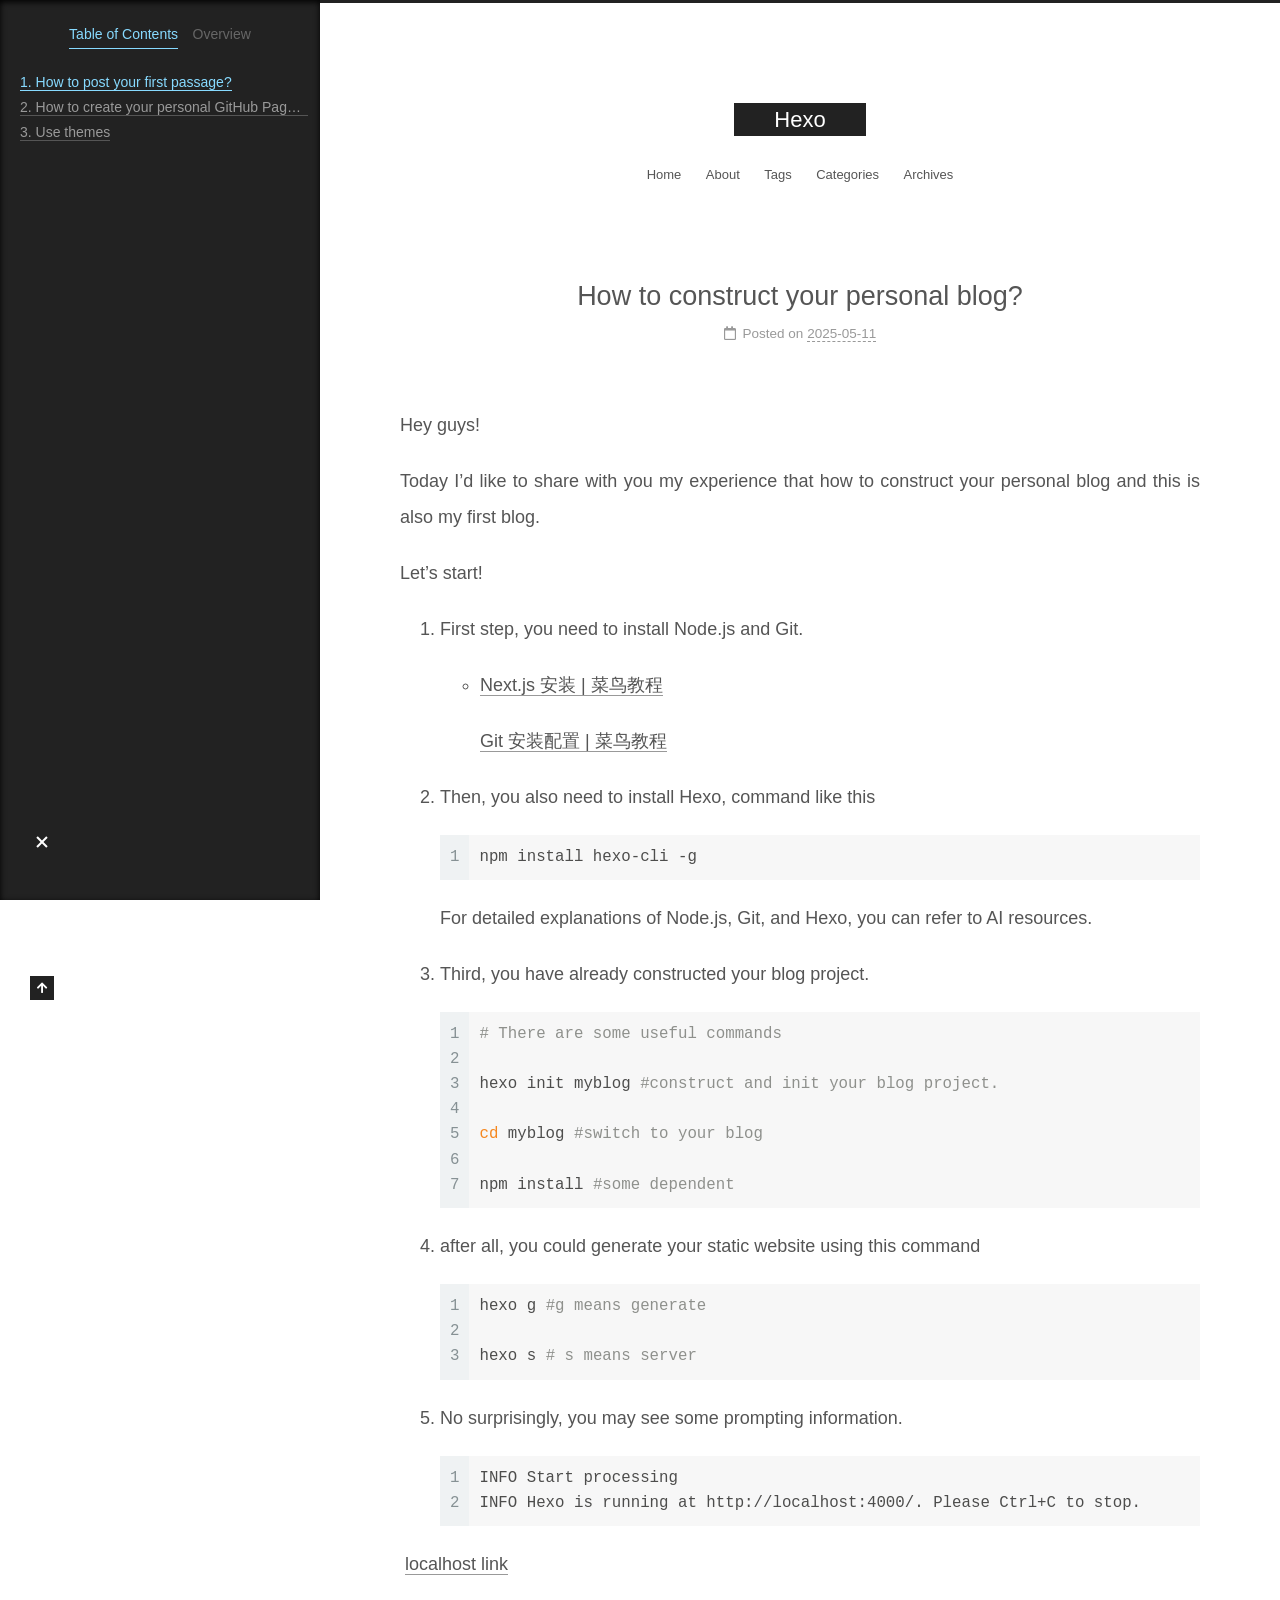
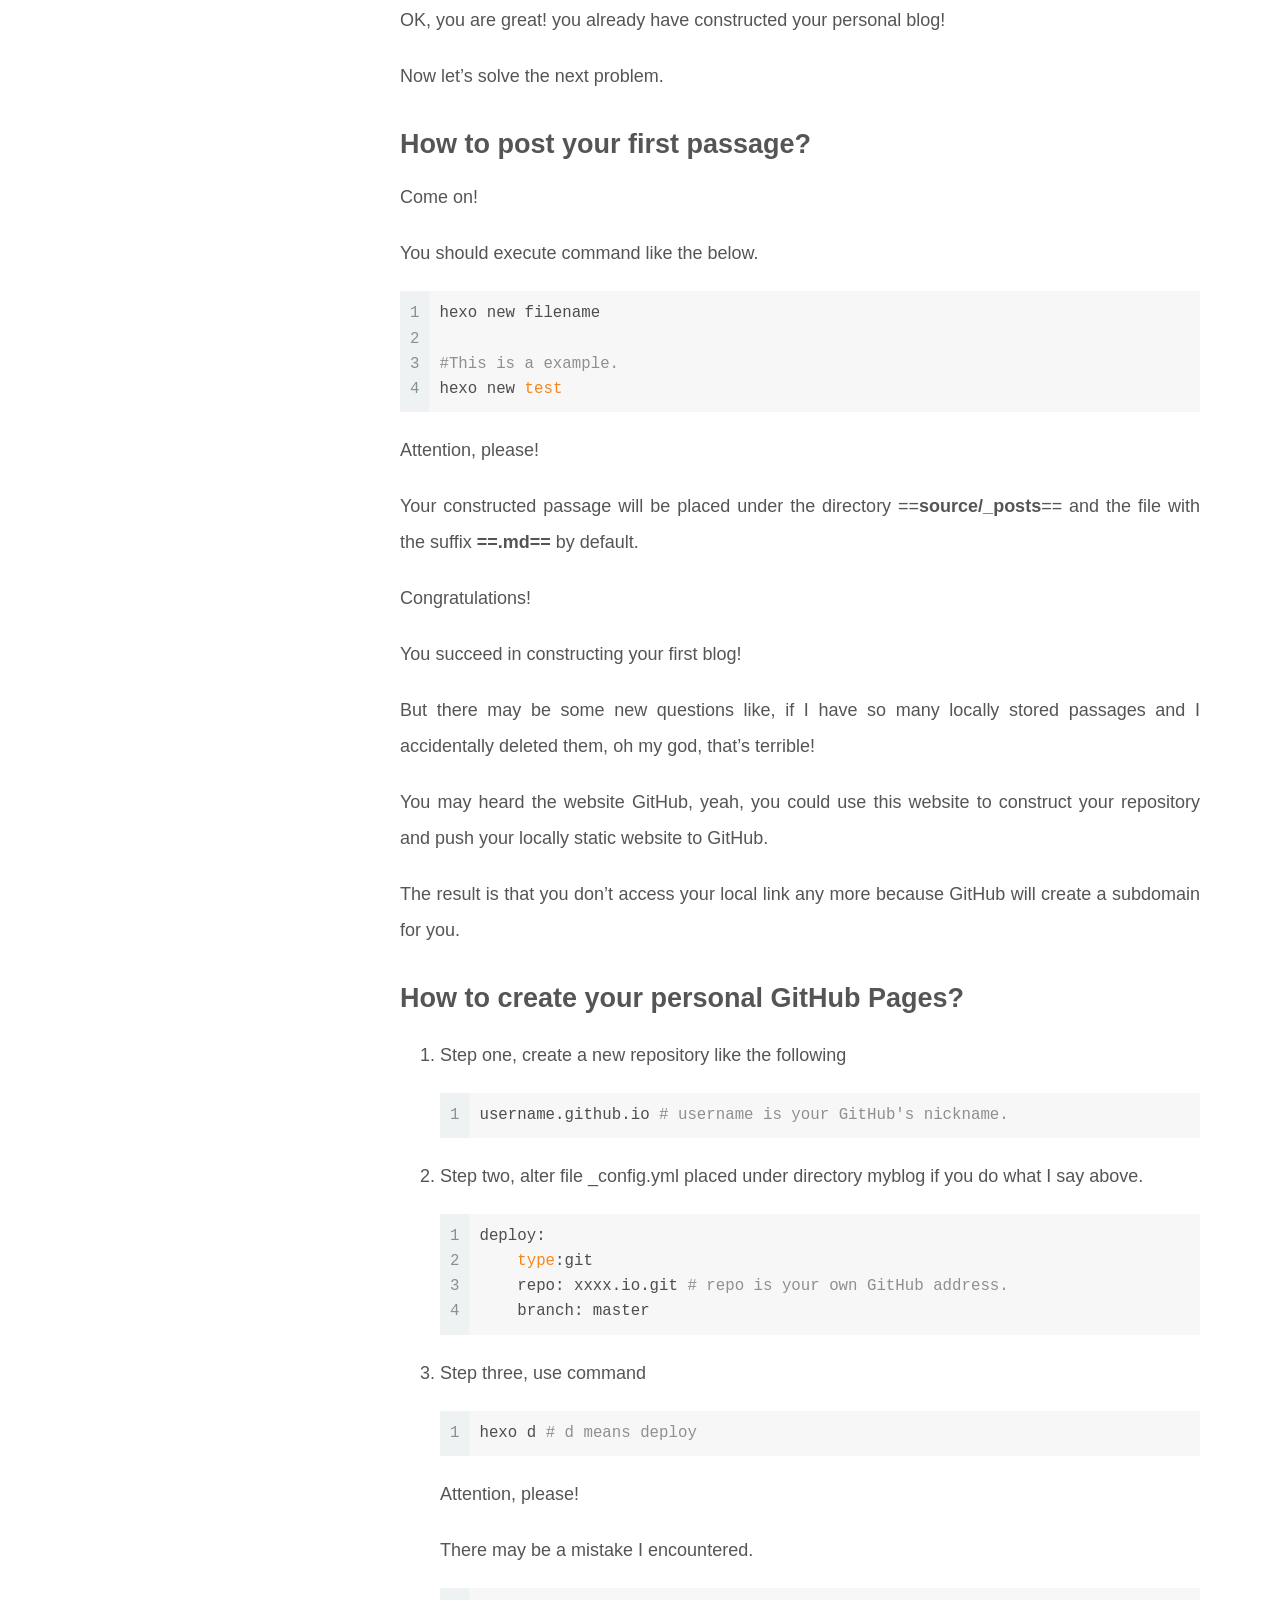
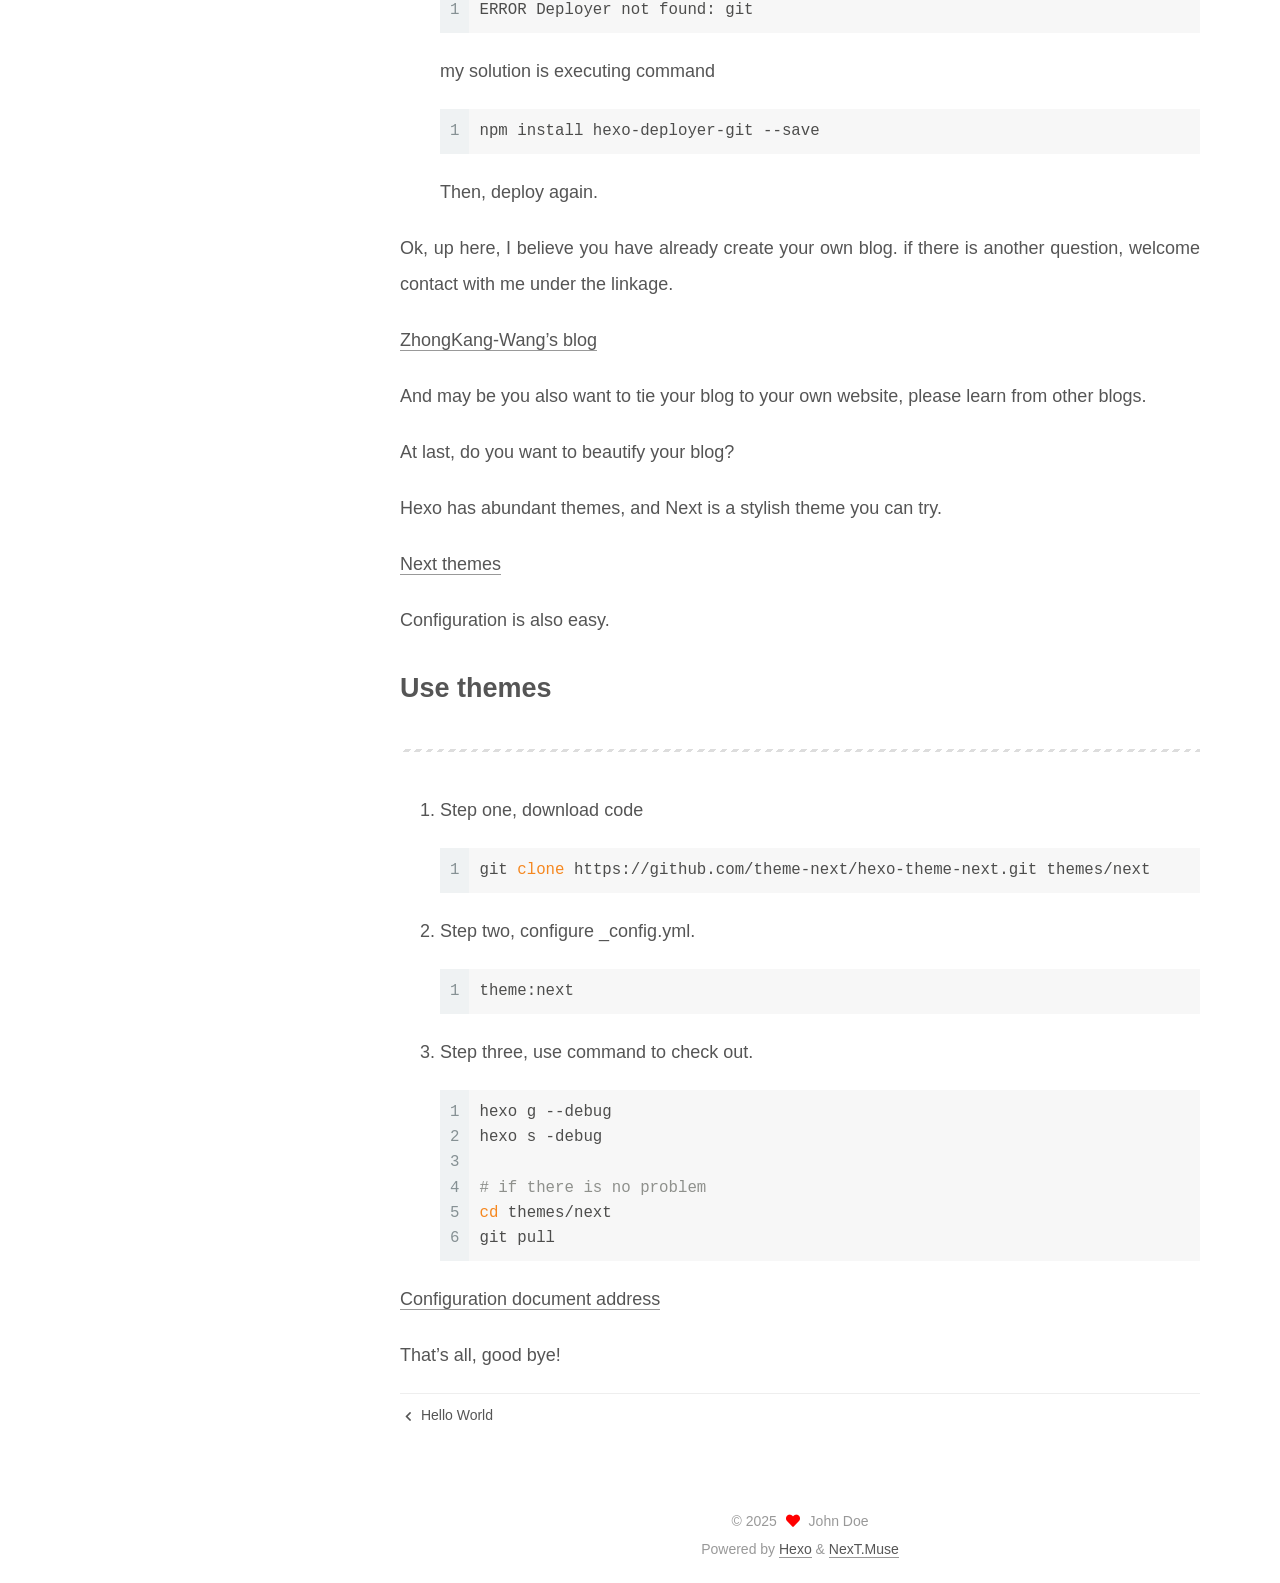
<file: 2025/05/11/one_How to construct your personal blog/index.html>
<!DOCTYPE html>
<html lang="en">
<head>
  <meta charset="UTF-8">
<meta name="viewport" content="width=device-width, initial-scale=1, maximum-scale=2">
<meta name="theme-color" content="#222">
<meta name="generator" content="Hexo 7.3.0">
  <link rel="apple-touch-icon" sizes="180x180" href="/images/apple-touch-icon-next.png">
  <link rel="icon" type="image/png" sizes="32x32" href="/images/favicon-32x32-next.png">
  <link rel="icon" type="image/png" sizes="16x16" href="/images/favicon-16x16-next.png">
  <link rel="mask-icon" href="/images/logo.svg" color="#222">

<link rel="stylesheet" href="/css/main.css">


<link rel="stylesheet" href="/lib/font-awesome/css/all.min.css">

<script id="hexo-configurations">
    var NexT = window.NexT || {};
    var CONFIG = {"hostname":"example.com","root":"/","scheme":"Muse","version":"7.8.0","exturl":false,"sidebar":{"position":"left","display":"post","padding":18,"offset":12,"onmobile":false},"copycode":{"enable":false,"show_result":false,"style":null},"back2top":{"enable":true,"sidebar":false,"scrollpercent":false},"bookmark":{"enable":false,"color":"#222","save":"auto"},"fancybox":false,"mediumzoom":false,"lazyload":false,"pangu":false,"comments":{"style":"tabs","active":null,"storage":true,"lazyload":false,"nav":null},"algolia":{"hits":{"per_page":10},"labels":{"input_placeholder":"Search for Posts","hits_empty":"We didn't find any results for the search: ${query}","hits_stats":"${hits} results found in ${time} ms"}},"localsearch":{"enable":false,"trigger":"auto","top_n_per_article":1,"unescape":false,"preload":false},"motion":{"enable":true,"async":false,"transition":{"post_block":"fadeIn","post_header":"slideDownIn","post_body":"slideDownIn","coll_header":"slideLeftIn","sidebar":"slideUpIn"}}};
  </script>

  <meta name="description" content="Hey guys! Today I’d like to share with you my experience that how to construct your personal blog and this is also my first blog. Let’s start!  First step, you need to install Node.js and Git.  Next.j">
<meta property="og:type" content="article">
<meta property="og:title" content="How to construct your personal blog?">
<meta property="og:url" content="http://example.com/2025/05/11/one_How%20to%20construct%20your%20personal%20blog/index.html">
<meta property="og:site_name" content="Hexo">
<meta property="og:description" content="Hey guys! Today I’d like to share with you my experience that how to construct your personal blog and this is also my first blog. Let’s start!  First step, you need to install Node.js and Git.  Next.j">
<meta property="og:locale" content="en_US">
<meta property="article:published_time" content="2025-05-11T03:44:41.031Z">
<meta property="article:modified_time" content="2025-05-11T12:00:22.081Z">
<meta property="article:author" content="John Doe">
<meta name="twitter:card" content="summary">

<link rel="canonical" href="http://example.com/2025/05/11/one_How%20to%20construct%20your%20personal%20blog/">


<script id="page-configurations">
  // https://hexo.io/docs/variables.html
  CONFIG.page = {
    sidebar: "",
    isHome : false,
    isPost : true,
    lang   : 'en'
  };
</script>

  <title>How to construct your personal blog? | Hexo</title>
  






  <noscript>
  <style>
  .use-motion .brand,
  .use-motion .menu-item,
  .sidebar-inner,
  .use-motion .post-block,
  .use-motion .pagination,
  .use-motion .comments,
  .use-motion .post-header,
  .use-motion .post-body,
  .use-motion .collection-header { opacity: initial; }

  .use-motion .site-title,
  .use-motion .site-subtitle {
    opacity: initial;
    top: initial;
  }

  .use-motion .logo-line-before i { left: initial; }
  .use-motion .logo-line-after i { right: initial; }
  </style>
</noscript>

</head>

<body itemscope itemtype="http://schema.org/WebPage">
  <div class="container use-motion">
    <div class="headband"></div>

    <header class="header" itemscope itemtype="http://schema.org/WPHeader">
      <div class="header-inner"><div class="site-brand-container">
  <div class="site-nav-toggle">
    <div class="toggle" aria-label="Toggle navigation bar">
      <span class="toggle-line toggle-line-first"></span>
      <span class="toggle-line toggle-line-middle"></span>
      <span class="toggle-line toggle-line-last"></span>
    </div>
  </div>

  <div class="site-meta">

    <a href="/" class="brand" rel="start">
      <span class="logo-line-before"><i></i></span>
      <h1 class="site-title">Hexo</h1>
      <span class="logo-line-after"><i></i></span>
    </a>
  </div>

  <div class="site-nav-right">
    <div class="toggle popup-trigger">
    </div>
  </div>
</div>




<nav class="site-nav">
  <ul id="menu" class="main-menu menu">
        <li class="menu-item menu-item-home">

    <a href="/" rel="section"><i class="home fa-fw"></i>Home</a>

  </li>
        <li class="menu-item menu-item-about">

    <a href="/about/" rel="section"><i class="user fa-fw"></i>About</a>

  </li>
        <li class="menu-item menu-item-tags">

    <a href="/tags/" rel="section"><i class="tags fa-fw"></i>Tags</a>

  </li>
        <li class="menu-item menu-item-categories">

    <a href="/categories/" rel="section"><i class="th fa-fw"></i>Categories</a>

  </li>
        <li class="menu-item menu-item-archives">

    <a href="/archives/" rel="section"><i class="archive fa-fw"></i>Archives</a>

  </li>
  </ul>
</nav>




</div>
    </header>

    
  <div class="back-to-top">
    <i class="fa fa-arrow-up"></i>
    <span>0%</span>
  </div>


    <main class="main">
      <div class="main-inner">
        <div class="content-wrap">
          

          <div class="content post posts-expand">
            

    
  
  
  <article itemscope itemtype="http://schema.org/Article" class="post-block" lang="en">
    <link itemprop="mainEntityOfPage" href="http://example.com/2025/05/11/one_How%20to%20construct%20your%20personal%20blog/">

    <span hidden itemprop="author" itemscope itemtype="http://schema.org/Person">
      <meta itemprop="image" content="/images/avatar.gif">
      <meta itemprop="name" content="John Doe">
      <meta itemprop="description" content="">
    </span>

    <span hidden itemprop="publisher" itemscope itemtype="http://schema.org/Organization">
      <meta itemprop="name" content="Hexo">
    </span>
      <header class="post-header">
        <h1 class="post-title" itemprop="name headline">
          How to construct your personal blog?
        </h1>

        <div class="post-meta">
            <span class="post-meta-item">
              <span class="post-meta-item-icon">
                <i class="far fa-calendar"></i>
              </span>
              <span class="post-meta-item-text">Posted on</span>
              

              <time title="Created: 2025-05-11 11:44:41 / Modified: 20:00:22" itemprop="dateCreated datePublished" datetime="2025-05-11T11:44:41+08:00">2025-05-11</time>
            </span>

          

        </div>
      </header>

    
    
    
    <div class="post-body" itemprop="articleBody">

      
        <p>Hey guys!</p>
<p>Today I’d like to share with you my experience that how to construct your personal blog and this is also my first blog.</p>
<p>Let’s start!</p>
<ol>
<li><p>First step, you need to install Node.js and Git.</p>
<ul>
<li><p><a target="_blank" rel="noopener" href="https://www.runoob.com/nextjs/nextjs-install.html">Next.js 安装 | 菜鸟教程</a></p>
<p><a target="_blank" rel="noopener" href="https://www.runoob.com/git/git-install-setup.html">Git 安装配置 | 菜鸟教程</a></p>
</li>
</ul>
</li>
<li><p>Then, you also need to install Hexo, command like this</p>
<figure class="highlight bash"><table><tr><td class="gutter"><pre><span class="line">1</span><br></pre></td><td class="code"><pre><span class="line">npm install hexo-cli -g</span><br></pre></td></tr></table></figure>

<p>  For detailed explanations of Node.js, Git, and Hexo, you can refer to AI resources.</p>
</li>
<li><p>Third, you have already constructed your blog project.</p>
<figure class="highlight bash"><table><tr><td class="gutter"><pre><span class="line">1</span><br><span class="line">2</span><br><span class="line">3</span><br><span class="line">4</span><br><span class="line">5</span><br><span class="line">6</span><br><span class="line">7</span><br></pre></td><td class="code"><pre><span class="line"><span class="comment"># There are some useful commands </span></span><br><span class="line"></span><br><span class="line">hexo init myblog <span class="comment">#construct and init your blog project.</span></span><br><span class="line"></span><br><span class="line"><span class="built_in">cd</span> myblog <span class="comment">#switch to your blog</span></span><br><span class="line"></span><br><span class="line">npm install <span class="comment">#some dependent</span></span><br></pre></td></tr></table></figure>


</li>
<li><p>after all, you could generate your static website using this command</p>
<figure class="highlight bash"><table><tr><td class="gutter"><pre><span class="line">1</span><br><span class="line">2</span><br><span class="line">3</span><br></pre></td><td class="code"><pre><span class="line">hexo g <span class="comment">#g means generate</span></span><br><span class="line"></span><br><span class="line">hexo s <span class="comment"># s means server</span></span><br></pre></td></tr></table></figure>


</li>
<li><p>No surprisingly, you may see some prompting information.</p>
<figure class="highlight bash"><table><tr><td class="gutter"><pre><span class="line">1</span><br><span class="line">2</span><br></pre></td><td class="code"><pre><span class="line">INFO Start processing</span><br><span class="line">INFO Hexo is running at http://localhost:4000/. Please Ctrl+C to stop.</span><br></pre></td></tr></table></figure></li>
</ol>
<p>​	<a target="_blank" rel="noopener" href="http://localhost:4000/">localhost link</a></p>
<p>OK, you are great! you already have constructed your personal blog!</p>
<p>Now let’s solve the next problem.</p>
<h1 id="How-to-post-your-first-passage"><a href="#How-to-post-your-first-passage" class="headerlink" title="How to post your first passage?"></a>How to post your first passage?</h1><p>Come on!</p>
<p>You should execute command like the below.</p>
<figure class="highlight bash"><table><tr><td class="gutter"><pre><span class="line">1</span><br><span class="line">2</span><br><span class="line">3</span><br><span class="line">4</span><br></pre></td><td class="code"><pre><span class="line">hexo new filename</span><br><span class="line">      </span><br><span class="line"><span class="comment">#This is a example. </span></span><br><span class="line">hexo new <span class="built_in">test</span></span><br></pre></td></tr></table></figure>

<p>Attention, please!</p>
<p>  Your constructed passage will be placed under the directory &#x3D;&#x3D;<strong>source&#x2F;_posts</strong>&#x3D;&#x3D; and the file with the suffix <strong>&#x3D;&#x3D;.md&#x3D;&#x3D;</strong> by default.</p>
<p>Congratulations!</p>
<p>You succeed in constructing your first blog!</p>
<p>But there may be some new questions like, if I have so many locally stored passages and I accidentally deleted them, oh my god, that’s terrible!</p>
<p>You may heard the website GitHub, yeah,  you could use this website to construct your repository and push your locally static website to GitHub.</p>
<p>The result is that you don’t access your local link any more because GitHub will create a subdomain for you.</p>
<h1 id="How-to-create-your-personal-GitHub-Pages"><a href="#How-to-create-your-personal-GitHub-Pages" class="headerlink" title="How to create your personal GitHub Pages?"></a>How to create your personal GitHub Pages?</h1><ol>
<li><p>Step one, create a new repository like the following</p>
 <figure class="highlight bash"><table><tr><td class="gutter"><pre><span class="line">1</span><br></pre></td><td class="code"><pre><span class="line">username.github.io <span class="comment"># username is your GitHub&#x27;s nickname.</span></span><br></pre></td></tr></table></figure>


</li>
<li><p>Step two, alter file _config.yml  placed under directory myblog if you do what I say above.</p>
 <figure class="highlight bash"><table><tr><td class="gutter"><pre><span class="line">1</span><br><span class="line">2</span><br><span class="line">3</span><br><span class="line">4</span><br></pre></td><td class="code"><pre><span class="line">deploy:</span><br><span class="line">    <span class="built_in">type</span>:git</span><br><span class="line">    repo: xxxx.io.git <span class="comment"># repo is your own GitHub address.</span></span><br><span class="line">    branch: master</span><br></pre></td></tr></table></figure>


</li>
<li><p>Step three, use command</p>
 <figure class="highlight bash"><table><tr><td class="gutter"><pre><span class="line">1</span><br></pre></td><td class="code"><pre><span class="line">hexo d <span class="comment"># d means deploy</span></span><br></pre></td></tr></table></figure>
<p> Attention, please!</p>
<p> There may be a mistake I encountered.</p>
 <figure class="highlight bash"><table><tr><td class="gutter"><pre><span class="line">1</span><br></pre></td><td class="code"><pre><span class="line">ERROR Deployer not found: git</span><br></pre></td></tr></table></figure>
<p> my solution is executing command</p>
 <figure class="highlight bash"><table><tr><td class="gutter"><pre><span class="line">1</span><br></pre></td><td class="code"><pre><span class="line">npm install hexo-deployer-git --save</span><br></pre></td></tr></table></figure>
<p> Then, deploy again.</p>
</li>
</ol>
<p>Ok, up here, I believe you have already create your own blog. if there is another question, welcome contact with me under the linkage.</p>
<p><a target="_blank" rel="noopener" href="http://zhongkang-wang.github.io/">ZhongKang-Wang’s blog</a></p>
<p>And may be you also want to tie your blog to your own website, please learn from other blogs.</p>
<p>At last, do you want to beautify your blog?</p>
<p>Hexo has abundant themes, and Next is a stylish theme you can try.</p>
<p><a target="_blank" rel="noopener" href="https://github.com/theme-next/hexo-theme-next">Next themes</a></p>
<p>Configuration is also easy.</p>
<h1 id="Use-themes"><a href="#Use-themes" class="headerlink" title="Use themes"></a>Use themes</h1><hr>
<ol>
<li><p>Step one, download code</p>
<figure class="highlight bash"><table><tr><td class="gutter"><pre><span class="line">1</span><br></pre></td><td class="code"><pre><span class="line">git <span class="built_in">clone</span> https://github.com/theme-next/hexo-theme-next.git themes/next</span><br></pre></td></tr></table></figure>


</li>
<li><p>Step two, configure _config.yml.</p>
<figure class="highlight bash"><table><tr><td class="gutter"><pre><span class="line">1</span><br></pre></td><td class="code"><pre><span class="line">theme:next</span><br></pre></td></tr></table></figure>


</li>
<li><p>Step three, use command to check out.</p>
<figure class="highlight bash"><table><tr><td class="gutter"><pre><span class="line">1</span><br><span class="line">2</span><br><span class="line">3</span><br><span class="line">4</span><br><span class="line">5</span><br><span class="line">6</span><br></pre></td><td class="code"><pre><span class="line">hexo g --debug</span><br><span class="line">hexo s -debug</span><br><span class="line"></span><br><span class="line"><span class="comment"># if there is no problem </span></span><br><span class="line"><span class="built_in">cd</span> themes/next</span><br><span class="line">git pull</span><br></pre></td></tr></table></figure></li>
</ol>
<p><a target="_blank" rel="noopener" href="http://theme-next.iissnan.com/getting-started.html">Configuration document address</a></p>
<p>That’s all, good bye!</p>

    </div>

    
    
    

      <footer class="post-footer">

        


        
    <div class="post-nav">
      <div class="post-nav-item">
    <a href="/2025/05/04/hello-world/" rel="prev" title="Hello World">
      <i class="fa fa-chevron-left"></i> Hello World
    </a></div>
      <div class="post-nav-item"></div>
    </div>
      </footer>
    
  </article>
  
  
  



          </div>
          

<script>
  window.addEventListener('tabs:register', () => {
    let { activeClass } = CONFIG.comments;
    if (CONFIG.comments.storage) {
      activeClass = localStorage.getItem('comments_active') || activeClass;
    }
    if (activeClass) {
      let activeTab = document.querySelector(`a[href="#comment-${activeClass}"]`);
      if (activeTab) {
        activeTab.click();
      }
    }
  });
  if (CONFIG.comments.storage) {
    window.addEventListener('tabs:click', event => {
      if (!event.target.matches('.tabs-comment .tab-content .tab-pane')) return;
      let commentClass = event.target.classList[1];
      localStorage.setItem('comments_active', commentClass);
    });
  }
</script>

        </div>
          
  
  <div class="toggle sidebar-toggle">
    <span class="toggle-line toggle-line-first"></span>
    <span class="toggle-line toggle-line-middle"></span>
    <span class="toggle-line toggle-line-last"></span>
  </div>

  <aside class="sidebar">
    <div class="sidebar-inner">

      <ul class="sidebar-nav motion-element">
        <li class="sidebar-nav-toc">
          Table of Contents
        </li>
        <li class="sidebar-nav-overview">
          Overview
        </li>
      </ul>

      <!--noindex-->
      <div class="post-toc-wrap sidebar-panel">
          <div class="post-toc motion-element"><ol class="nav"><li class="nav-item nav-level-1"><a class="nav-link" href="#How-to-post-your-first-passage"><span class="nav-number">1.</span> <span class="nav-text">How to post your first passage?</span></a></li><li class="nav-item nav-level-1"><a class="nav-link" href="#How-to-create-your-personal-GitHub-Pages"><span class="nav-number">2.</span> <span class="nav-text">How to create your personal GitHub Pages?</span></a></li><li class="nav-item nav-level-1"><a class="nav-link" href="#Use-themes"><span class="nav-number">3.</span> <span class="nav-text">Use themes</span></a></li></ol></div>
      </div>
      <!--/noindex-->

      <div class="site-overview-wrap sidebar-panel">
        <div class="site-author motion-element" itemprop="author" itemscope itemtype="http://schema.org/Person">
  <p class="site-author-name" itemprop="name">John Doe</p>
  <div class="site-description" itemprop="description"></div>
</div>
<div class="site-state-wrap motion-element">
  <nav class="site-state">
      <div class="site-state-item site-state-posts">
          <a href="/archives/">
        
          <span class="site-state-item-count">2</span>
          <span class="site-state-item-name">posts</span>
        </a>
      </div>
  </nav>
</div>



      </div>

    </div>
  </aside>
  <div id="sidebar-dimmer"></div>


      </div>
    </main>

    <footer class="footer">
      <div class="footer-inner">
        

        

<div class="copyright">
  
  &copy; 
  <span itemprop="copyrightYear">2025</span>
  <span class="with-love">
    <i class="fa fa-heart"></i>
  </span>
  <span class="author" itemprop="copyrightHolder">John Doe</span>
</div>
  <div class="powered-by">Powered by <a href="https://hexo.io/" class="theme-link" rel="noopener" target="_blank">Hexo</a> & <a href="https://muse.theme-next.org/" class="theme-link" rel="noopener" target="_blank">NexT.Muse</a>
  </div>

        








      </div>
    </footer>
  </div>

  
  <script src="/lib/anime.min.js"></script>
  <script src="/lib/velocity/velocity.min.js"></script>
  <script src="/lib/velocity/velocity.ui.min.js"></script>

<script src="/js/utils.js"></script>

<script src="/js/motion.js"></script>


<script src="/js/schemes/muse.js"></script>


<script src="/js/next-boot.js"></script>




  















  

  

</body>
</html>
</file>
<file: css/main.css>
:root {
  --body-bg-color: #fff;
  --content-bg-color: #fff;
  --card-bg-color: #f5f5f5;
  --text-color: #555;
  --blockquote-color: #666;
  --link-color: #555;
  --link-hover-color: #222;
  --brand-color: #fff;
  --brand-hover-color: #fff;
  --table-row-odd-bg-color: #f9f9f9;
  --table-row-hover-bg-color: #f5f5f5;
  --menu-item-bg-color: #f5f5f5;
  --btn-default-bg: #222;
  --btn-default-color: #fff;
  --btn-default-border-color: #222;
  --btn-default-hover-bg: #fff;
  --btn-default-hover-color: #222;
  --btn-default-hover-border-color: #222;
}
html {
  line-height: 1.15; /* 1 */
  -webkit-text-size-adjust: 100%; /* 2 */
}
body {
  margin: 0;
}
main {
  display: block;
}
h1 {
  font-size: 2em;
  margin: 0.67em 0;
}
hr {
  box-sizing: content-box; /* 1 */
  height: 0; /* 1 */
  overflow: visible; /* 2 */
}
pre {
  font-family: monospace, monospace; /* 1 */
  font-size: 1em; /* 2 */
}
a {
  background: transparent;
}
abbr[title] {
  border-bottom: none; /* 1 */
  text-decoration: underline; /* 2 */
  text-decoration: underline dotted; /* 2 */
}
b,
strong {
  font-weight: bolder;
}
code,
kbd,
samp {
  font-family: monospace, monospace; /* 1 */
  font-size: 1em; /* 2 */
}
small {
  font-size: 80%;
}
sub,
sup {
  font-size: 75%;
  line-height: 0;
  position: relative;
  vertical-align: baseline;
}
sub {
  bottom: -0.25em;
}
sup {
  top: -0.5em;
}
img {
  border-style: none;
}
button,
input,
optgroup,
select,
textarea {
  font-family: inherit; /* 1 */
  font-size: 100%; /* 1 */
  line-height: 1.15; /* 1 */
  margin: 0; /* 2 */
}
button,
input {
/* 1 */
  overflow: visible;
}
button,
select {
/* 1 */
  text-transform: none;
}
button,
[type='button'],
[type='reset'],
[type='submit'] {
  -webkit-appearance: button;
}
button::-moz-focus-inner,
[type='button']::-moz-focus-inner,
[type='reset']::-moz-focus-inner,
[type='submit']::-moz-focus-inner {
  border-style: none;
  padding: 0;
}
button:-moz-focusring,
[type='button']:-moz-focusring,
[type='reset']:-moz-focusring,
[type='submit']:-moz-focusring {
  outline: 1px dotted ButtonText;
}
fieldset {
  padding: 0.35em 0.75em 0.625em;
}
legend {
  box-sizing: border-box; /* 1 */
  color: inherit; /* 2 */
  display: table; /* 1 */
  max-width: 100%; /* 1 */
  padding: 0; /* 3 */
  white-space: normal; /* 1 */
}
progress {
  vertical-align: baseline;
}
textarea {
  overflow: auto;
}
[type='checkbox'],
[type='radio'] {
  box-sizing: border-box; /* 1 */
  padding: 0; /* 2 */
}
[type='number']::-webkit-inner-spin-button,
[type='number']::-webkit-outer-spin-button {
  height: auto;
}
[type='search'] {
  outline-offset: -2px; /* 2 */
  -webkit-appearance: textfield; /* 1 */
}
[type='search']::-webkit-search-decoration {
  -webkit-appearance: none;
}
::-webkit-file-upload-button {
  font: inherit; /* 2 */
  -webkit-appearance: button; /* 1 */
}
details {
  display: block;
}
summary {
  display: list-item;
}
template {
  display: none;
}
[hidden] {
  display: none;
}
::selection {
  background: #262a30;
  color: #eee;
}
html,
body {
  height: 100%;
}
body {
  background: var(--body-bg-color);
  color: var(--text-color);
  font-family: 'Lato', "PingFang SC", "Microsoft YaHei", sans-serif;
  font-size: 1em;
  line-height: 2;
}
@media (max-width: 991px) {
  body {
    padding-left: 0 !important;
    padding-right: 0 !important;
  }
}
h1,
h2,
h3,
h4,
h5,
h6 {
  font-family: 'Lato', "PingFang SC", "Microsoft YaHei", sans-serif;
  font-weight: bold;
  line-height: 1.5;
  margin: 20px 0 15px;
}
h1 {
  font-size: 1.5em;
}
h2 {
  font-size: 1.375em;
}
h3 {
  font-size: 1.25em;
}
h4 {
  font-size: 1.125em;
}
h5 {
  font-size: 1em;
}
h6 {
  font-size: 0.875em;
}
p {
  margin: 0 0 20px 0;
}
a,
span.exturl {
  border-bottom: 1px solid #999;
  color: var(--link-color);
  outline: 0;
  text-decoration: none;
  overflow-wrap: break-word;
  word-wrap: break-word;
  cursor: pointer;
}
a:hover,
span.exturl:hover {
  border-bottom-color: var(--link-hover-color);
  color: var(--link-hover-color);
}
iframe,
img,
video {
  display: block;
  margin-left: auto;
  margin-right: auto;
  max-width: 100%;
}
hr {
  background-image: repeating-linear-gradient(-45deg, #ddd, #ddd 4px, transparent 4px, transparent 8px);
  border: 0;
  height: 3px;
  margin: 40px 0;
}
blockquote {
  border-left: 4px solid #ddd;
  color: var(--blockquote-color);
  margin: 0;
  padding: 0 15px;
}
blockquote cite::before {
  content: '-';
  padding: 0 5px;
}
dt {
  font-weight: bold;
}
dd {
  margin: 0;
  padding: 0;
}
kbd {
  background-color: #f5f5f5;
  background-image: linear-gradient(#eee, #fff, #eee);
  border: 1px solid #ccc;
  border-radius: 0.2em;
  box-shadow: 0.1em 0.1em 0.2em rgba(0,0,0,0.1);
  color: #555;
  font-family: inherit;
  padding: 0.1em 0.3em;
  white-space: nowrap;
}
.table-container {
  overflow: auto;
}
table {
  border-collapse: collapse;
  border-spacing: 0;
  font-size: 0.875em;
  margin: 0 0 20px 0;
  width: 100%;
}
tbody tr:nth-of-type(odd) {
  background: var(--table-row-odd-bg-color);
}
tbody tr:hover {
  background: var(--table-row-hover-bg-color);
}
caption,
th,
td {
  font-weight: normal;
  padding: 8px;
  vertical-align: middle;
}
th,
td {
  border: 1px solid #ddd;
  border-bottom: 3px solid #ddd;
}
th {
  font-weight: 700;
  padding-bottom: 10px;
}
td {
  border-bottom-width: 1px;
}
.btn {
  background: var(--btn-default-bg);
  border: 2px solid var(--btn-default-border-color);
  border-radius: 0;
  color: var(--btn-default-color);
  display: inline-block;
  font-size: 0.875em;
  line-height: 2;
  padding: 0 20px;
  text-decoration: none;
  transition-property: background-color;
  transition-delay: 0s;
  transition-duration: 0.2s;
  transition-timing-function: ease-in-out;
}
.btn:hover {
  background: var(--btn-default-hover-bg);
  border-color: var(--btn-default-hover-border-color);
  color: var(--btn-default-hover-color);
}
.btn + .btn {
  margin: 0 0 8px 8px;
}
.btn .fa-fw {
  text-align: left;
  width: 1.285714285714286em;
}
.toggle {
  line-height: 0;
}
.toggle .toggle-line {
  background: #fff;
  display: inline-block;
  height: 2px;
  left: 0;
  position: relative;
  top: 0;
  transition: all 0.4s;
  vertical-align: top;
  width: 100%;
}
.toggle .toggle-line:not(:first-child) {
  margin-top: 3px;
}
.toggle.toggle-arrow .toggle-line-first {
  left: 50%;
  top: 2px;
  transform: rotate(45deg);
  width: 50%;
}
.toggle.toggle-arrow .toggle-line-middle {
  left: 2px;
  width: 90%;
}
.toggle.toggle-arrow .toggle-line-last {
  left: 50%;
  top: -2px;
  transform: rotate(-45deg);
  width: 50%;
}
.toggle.toggle-close .toggle-line-first {
  transform: rotate(-45deg);
  top: 5px;
}
.toggle.toggle-close .toggle-line-middle {
  opacity: 0;
}
.toggle.toggle-close .toggle-line-last {
  transform: rotate(45deg);
  top: -5px;
}
.highlight,
pre {
  background: #f7f7f7;
  color: #4d4d4c;
  line-height: 1.6;
  margin: 0 auto 20px;
}
pre,
code {
  font-family: consolas, Menlo, monospace, "PingFang SC", "Microsoft YaHei";
}
code {
  background: #eee;
  border-radius: 3px;
  color: #555;
  padding: 2px 4px;
  overflow-wrap: break-word;
  word-wrap: break-word;
}
.highlight *::selection {
  background: #d6d6d6;
}
.highlight pre {
  border: 0;
  margin: 0;
  padding: 10px 0;
}
.highlight table {
  border: 0;
  margin: 0;
  width: auto;
}
.highlight td {
  border: 0;
  padding: 0;
}
.highlight figcaption {
  background: #eff2f3;
  color: #4d4d4c;
  display: flex;
  font-size: 0.875em;
  justify-content: space-between;
  line-height: 1.2;
  padding: 0.5em;
}
.highlight figcaption a {
  color: #4d4d4c;
}
.highlight figcaption a:hover {
  border-bottom-color: #4d4d4c;
}
.highlight .gutter {
  -moz-user-select: none;
  -ms-user-select: none;
  -webkit-user-select: none;
  user-select: none;
}
.highlight .gutter pre {
  background: #eff2f3;
  color: #869194;
  padding-left: 10px;
  padding-right: 10px;
  text-align: right;
}
.highlight .code pre {
  background: #f7f7f7;
  padding-left: 10px;
  width: 100%;
}
.gist table {
  width: auto;
}
.gist table td {
  border: 0;
}
pre {
  overflow: auto;
  padding: 10px;
}
pre code {
  background: none;
  color: #4d4d4c;
  font-size: 0.875em;
  padding: 0;
  text-shadow: none;
}
pre .deletion {
  background: #fdd;
}
pre .addition {
  background: #dfd;
}
pre .meta {
  color: #eab700;
  -moz-user-select: none;
  -ms-user-select: none;
  -webkit-user-select: none;
  user-select: none;
}
pre .comment {
  color: #8e908c;
}
pre .variable,
pre .attribute,
pre .tag,
pre .name,
pre .regexp,
pre .ruby .constant,
pre .xml .tag .title,
pre .xml .pi,
pre .xml .doctype,
pre .html .doctype,
pre .css .id,
pre .css .class,
pre .css .pseudo {
  color: #c82829;
}
pre .number,
pre .preprocessor,
pre .built_in,
pre .builtin-name,
pre .literal,
pre .params,
pre .constant,
pre .command {
  color: #f5871f;
}
pre .ruby .class .title,
pre .css .rules .attribute,
pre .string,
pre .symbol,
pre .value,
pre .inheritance,
pre .header,
pre .ruby .symbol,
pre .xml .cdata,
pre .special,
pre .formula {
  color: #718c00;
}
pre .title,
pre .css .hexcolor {
  color: #3e999f;
}
pre .function,
pre .python .decorator,
pre .python .title,
pre .ruby .function .title,
pre .ruby .title .keyword,
pre .perl .sub,
pre .javascript .title,
pre .coffeescript .title {
  color: #4271ae;
}
pre .keyword,
pre .javascript .function {
  color: #8959a8;
}
.blockquote-center {
  border-left: none;
  margin: 40px 0;
  padding: 0;
  position: relative;
  text-align: center;
}
.blockquote-center .fa {
  display: block;
  opacity: 0.6;
  position: absolute;
  width: 100%;
}
.blockquote-center .fa-quote-left {
  border-top: 1px solid #ccc;
  text-align: left;
  top: -20px;
}
.blockquote-center .fa-quote-right {
  border-bottom: 1px solid #ccc;
  text-align: right;
  bottom: -20px;
}
.blockquote-center p,
.blockquote-center div {
  text-align: center;
}
.post-body .group-picture img {
  margin: 0 auto;
  padding: 0 3px;
}
.group-picture-row {
  margin-bottom: 6px;
  overflow: hidden;
}
.group-picture-column {
  float: left;
  margin-bottom: 10px;
}
.post-body .label {
  color: #555;
  display: inline;
  padding: 0 2px;
}
.post-body .label.default {
  background: #f0f0f0;
}
.post-body .label.primary {
  background: #efe6f7;
}
.post-body .label.info {
  background: #e5f2f8;
}
.post-body .label.success {
  background: #e7f4e9;
}
.post-body .label.warning {
  background: #fcf6e1;
}
.post-body .label.danger {
  background: #fae8eb;
}
.post-body .tabs {
  margin-bottom: 20px;
}
.post-body .tabs,
.tabs-comment {
  display: block;
  padding-top: 10px;
  position: relative;
}
.post-body .tabs ul.nav-tabs,
.tabs-comment ul.nav-tabs {
  display: flex;
  flex-wrap: wrap;
  margin: 0;
  margin-bottom: -1px;
  padding: 0;
}
@media (max-width: 413px) {
  .post-body .tabs ul.nav-tabs,
  .tabs-comment ul.nav-tabs {
    display: block;
    margin-bottom: 5px;
  }
}
.post-body .tabs ul.nav-tabs li.tab,
.tabs-comment ul.nav-tabs li.tab {
  border-bottom: 1px solid #ddd;
  border-left: 1px solid transparent;
  border-right: 1px solid transparent;
  border-top: 3px solid transparent;
  flex-grow: 1;
  list-style-type: none;
  border-radius: 0 0 0 0;
}
@media (max-width: 413px) {
  .post-body .tabs ul.nav-tabs li.tab,
  .tabs-comment ul.nav-tabs li.tab {
    border-bottom: 1px solid transparent;
    border-left: 3px solid transparent;
    border-right: 1px solid transparent;
    border-top: 1px solid transparent;
  }
}
@media (max-width: 413px) {
  .post-body .tabs ul.nav-tabs li.tab,
  .tabs-comment ul.nav-tabs li.tab {
    border-radius: 0;
  }
}
.post-body .tabs ul.nav-tabs li.tab a,
.tabs-comment ul.nav-tabs li.tab a {
  border-bottom: initial;
  display: block;
  line-height: 1.8;
  outline: 0;
  padding: 0.25em 0.75em;
  text-align: center;
  transition-delay: 0s;
  transition-duration: 0.2s;
  transition-timing-function: ease-out;
}
.post-body .tabs ul.nav-tabs li.tab a i,
.tabs-comment ul.nav-tabs li.tab a i {
  width: 1.285714285714286em;
}
.post-body .tabs ul.nav-tabs li.tab.active,
.tabs-comment ul.nav-tabs li.tab.active {
  border-bottom: 1px solid transparent;
  border-left: 1px solid #ddd;
  border-right: 1px solid #ddd;
  border-top: 3px solid #fc6423;
}
@media (max-width: 413px) {
  .post-body .tabs ul.nav-tabs li.tab.active,
  .tabs-comment ul.nav-tabs li.tab.active {
    border-bottom: 1px solid #ddd;
    border-left: 3px solid #fc6423;
    border-right: 1px solid #ddd;
    border-top: 1px solid #ddd;
  }
}
.post-body .tabs ul.nav-tabs li.tab.active a,
.tabs-comment ul.nav-tabs li.tab.active a {
  color: var(--link-color);
  cursor: default;
}
.post-body .tabs .tab-content .tab-pane,
.tabs-comment .tab-content .tab-pane {
  border: 1px solid #ddd;
  border-top: 0;
  padding: 20px 20px 0 20px;
  border-radius: 0;
}
.post-body .tabs .tab-content .tab-pane:not(.active),
.tabs-comment .tab-content .tab-pane:not(.active) {
  display: none;
}
.post-body .tabs .tab-content .tab-pane.active,
.tabs-comment .tab-content .tab-pane.active {
  display: block;
}
.post-body .tabs .tab-content .tab-pane.active:nth-of-type(1),
.tabs-comment .tab-content .tab-pane.active:nth-of-type(1) {
  border-radius: 0 0 0 0;
}
@media (max-width: 413px) {
  .post-body .tabs .tab-content .tab-pane.active:nth-of-type(1),
  .tabs-comment .tab-content .tab-pane.active:nth-of-type(1) {
    border-radius: 0;
  }
}
.post-body .note {
  border-radius: 3px;
  margin-bottom: 20px;
  padding: 1em;
  position: relative;
  border: 1px solid #eee;
  border-left-width: 5px;
}
.post-body .note h2,
.post-body .note h3,
.post-body .note h4,
.post-body .note h5,
.post-body .note h6 {
  margin-top: 0;
  border-bottom: initial;
  margin-bottom: 0;
  padding-top: 0;
}
.post-body .note p:first-child,
.post-body .note ul:first-child,
.post-body .note ol:first-child,
.post-body .note table:first-child,
.post-body .note pre:first-child,
.post-body .note blockquote:first-child,
.post-body .note img:first-child {
  margin-top: 0;
}
.post-body .note p:last-child,
.post-body .note ul:last-child,
.post-body .note ol:last-child,
.post-body .note table:last-child,
.post-body .note pre:last-child,
.post-body .note blockquote:last-child,
.post-body .note img:last-child {
  margin-bottom: 0;
}
.post-body .note.default {
  border-left-color: #777;
}
.post-body .note.default h2,
.post-body .note.default h3,
.post-body .note.default h4,
.post-body .note.default h5,
.post-body .note.default h6 {
  color: #777;
}
.post-body .note.primary {
  border-left-color: #6f42c1;
}
.post-body .note.primary h2,
.post-body .note.primary h3,
.post-body .note.primary h4,
.post-body .note.primary h5,
.post-body .note.primary h6 {
  color: #6f42c1;
}
.post-body .note.info {
  border-left-color: #428bca;
}
.post-body .note.info h2,
.post-body .note.info h3,
.post-body .note.info h4,
.post-body .note.info h5,
.post-body .note.info h6 {
  color: #428bca;
}
.post-body .note.success {
  border-left-color: #5cb85c;
}
.post-body .note.success h2,
.post-body .note.success h3,
.post-body .note.success h4,
.post-body .note.success h5,
.post-body .note.success h6 {
  color: #5cb85c;
}
.post-body .note.warning {
  border-left-color: #f0ad4e;
}
.post-body .note.warning h2,
.post-body .note.warning h3,
.post-body .note.warning h4,
.post-body .note.warning h5,
.post-body .note.warning h6 {
  color: #f0ad4e;
}
.post-body .note.danger {
  border-left-color: #d9534f;
}
.post-body .note.danger h2,
.post-body .note.danger h3,
.post-body .note.danger h4,
.post-body .note.danger h5,
.post-body .note.danger h6 {
  color: #d9534f;
}
.pagination .prev,
.pagination .next,
.pagination .page-number,
.pagination .space {
  display: inline-block;
  margin: 0 10px;
  padding: 0 11px;
  position: relative;
  top: -1px;
}
@media (max-width: 767px) {
  .pagination .prev,
  .pagination .next,
  .pagination .page-number,
  .pagination .space {
    margin: 0 5px;
  }
}
.pagination {
  border-top: 1px solid #eee;
  margin: 120px 0 0;
  text-align: center;
}
.pagination .prev,
.pagination .next,
.pagination .page-number {
  border-bottom: 0;
  border-top: 1px solid #eee;
  transition-property: border-color;
  transition-delay: 0s;
  transition-duration: 0.2s;
  transition-timing-function: ease-in-out;
}
.pagination .prev:hover,
.pagination .next:hover,
.pagination .page-number:hover {
  border-top-color: #222;
}
.pagination .space {
  margin: 0;
  padding: 0;
}
.pagination .prev {
  margin-left: 0;
}
.pagination .next {
  margin-right: 0;
}
.pagination .page-number.current {
  background: #ccc;
  border-top-color: #ccc;
  color: #fff;
}
@media (max-width: 767px) {
  .pagination {
    border-top: none;
  }
  .pagination .prev,
  .pagination .next,
  .pagination .page-number {
    border-bottom: 1px solid #eee;
    border-top: 0;
    margin-bottom: 10px;
    padding: 0 10px;
  }
  .pagination .prev:hover,
  .pagination .next:hover,
  .pagination .page-number:hover {
    border-bottom-color: #222;
  }
}
.comments {
  margin-top: 60px;
  overflow: hidden;
}
.comment-button-group {
  display: flex;
  flex-wrap: wrap-reverse;
  justify-content: center;
  margin: 1em 0;
}
.comment-button-group .comment-button {
  margin: 0.1em 0.2em;
}
.comment-button-group .comment-button.active {
  background: var(--btn-default-hover-bg);
  border-color: var(--btn-default-hover-border-color);
  color: var(--btn-default-hover-color);
}
.comment-position {
  display: none;
}
.comment-position.active {
  display: block;
}
.tabs-comment {
  background: var(--content-bg-color);
  margin-top: 4em;
  padding-top: 0;
}
.tabs-comment .comments {
  border: 0;
  box-shadow: none;
  margin-top: 0;
  padding-top: 0;
}
.container {
  min-height: 100%;
  position: relative;
}
.main-inner {
  margin: 0 auto;
  width: 700px;
}
@media (min-width: 1200px) {
  .main-inner {
    width: 800px;
  }
}
@media (min-width: 1600px) {
  .main-inner {
    width: 900px;
  }
}
@media (max-width: 767px) {
  .content-wrap {
    padding: 0 20px;
  }
}
.header {
  background: transparent;
}
.header-inner {
  margin: 0 auto;
  width: 700px;
}
@media (min-width: 1200px) {
  .header-inner {
    width: 800px;
  }
}
@media (min-width: 1600px) {
  .header-inner {
    width: 900px;
  }
}
.site-brand-container {
  display: flex;
  flex-shrink: 0;
  padding: 0 10px;
}
.headband {
  background: #222;
  height: 3px;
}
.site-meta {
  flex-grow: 1;
  text-align: center;
}
@media (max-width: 767px) {
  .site-meta {
    text-align: center;
  }
}
.brand {
  border-bottom: none;
  color: var(--brand-color);
  display: inline-block;
  line-height: 1.375em;
  padding: 0 40px;
  position: relative;
}
.brand:hover {
  color: var(--brand-hover-color);
}
.site-title {
  font-family: 'Lato', "PingFang SC", "Microsoft YaHei", sans-serif;
  font-size: 1.375em;
  font-weight: normal;
  margin: 0;
}
.site-subtitle {
  color: #999;
  font-size: 0.8125em;
  margin: 10px 0;
}
.use-motion .brand {
  opacity: 0;
}
.use-motion .site-title,
.use-motion .site-subtitle,
.use-motion .custom-logo-image {
  opacity: 0;
  position: relative;
  top: -10px;
}
.site-nav-toggle,
.site-nav-right {
  display: none;
}
@media (max-width: 767px) {
  .site-nav-toggle,
  .site-nav-right {
    display: flex;
    flex-direction: column;
    justify-content: center;
  }
}
.site-nav-toggle .toggle,
.site-nav-right .toggle {
  color: var(--text-color);
  padding: 10px;
  width: 22px;
}
.site-nav-toggle .toggle .toggle-line,
.site-nav-right .toggle .toggle-line {
  background: var(--text-color);
  border-radius: 1px;
}
.site-nav {
  display: block;
}
@media (max-width: 767px) {
  .site-nav {
    clear: both;
    display: none;
  }
}
.site-nav.site-nav-on {
  display: block;
}
.menu {
  margin-top: 20px;
  padding-left: 0;
  text-align: center;
}
.menu-item {
  display: inline-block;
  list-style: none;
  margin: 0 10px;
}
@media (max-width: 767px) {
  .menu-item {
    display: block;
    margin-top: 10px;
  }
  .menu-item.menu-item-search {
    display: none;
  }
}
.menu-item a,
.menu-item span.exturl {
  border-bottom: 0;
  display: block;
  font-size: 0.8125em;
  transition-property: border-color;
  transition-delay: 0s;
  transition-duration: 0.2s;
  transition-timing-function: ease-in-out;
}
@media (hover: none) {
  .menu-item a:hover,
  .menu-item span.exturl:hover {
    border-bottom-color: transparent !important;
  }
}
.menu-item .fa,
.menu-item .fab,
.menu-item .far,
.menu-item .fas {
  margin-right: 8px;
}
.menu-item .badge {
  display: inline-block;
  font-weight: bold;
  line-height: 1;
  margin-left: 0.35em;
  margin-top: 0.35em;
  text-align: center;
  white-space: nowrap;
}
@media (max-width: 767px) {
  .menu-item .badge {
    float: right;
    margin-left: 0;
  }
}
.menu-item-active a,
.menu .menu-item a:hover,
.menu .menu-item span.exturl:hover {
  background: var(--menu-item-bg-color);
}
.use-motion .menu-item {
  opacity: 0;
}
.sidebar {
  background: #222;
  bottom: 0;
  box-shadow: inset 0 2px 6px #000;
  position: fixed;
  top: 0;
}
@media (max-width: 991px) {
  .sidebar {
    display: none;
  }
}
.sidebar-inner {
  color: #999;
  padding: 18px 10px;
  text-align: center;
}
.cc-license {
  margin-top: 10px;
  text-align: center;
}
.cc-license .cc-opacity {
  border-bottom: none;
  opacity: 0.7;
}
.cc-license .cc-opacity:hover {
  opacity: 0.9;
}
.cc-license img {
  display: inline-block;
}
.site-author-image {
  border: 2px solid #333;
  display: block;
  margin: 0 auto;
  max-width: 96px;
  padding: 2px;
}
.site-author-name {
  color: #f5f5f5;
  font-weight: normal;
  margin: 5px 0 0;
  text-align: center;
}
.site-description {
  color: #999;
  font-size: 1em;
  margin-top: 5px;
  text-align: center;
}
.links-of-author {
  margin-top: 15px;
}
.links-of-author a,
.links-of-author span.exturl {
  border-bottom-color: #555;
  display: inline-block;
  font-size: 0.8125em;
  margin-bottom: 10px;
  margin-right: 10px;
  vertical-align: middle;
}
.links-of-author a::before,
.links-of-author span.exturl::before {
  background: #46592a;
  border-radius: 50%;
  content: ' ';
  display: inline-block;
  height: 4px;
  margin-right: 3px;
  vertical-align: middle;
  width: 4px;
}
.sidebar-button {
  margin-top: 15px;
}
.sidebar-button a {
  border: 1px solid #fc6423;
  border-radius: 4px;
  color: #fc6423;
  display: inline-block;
  padding: 0 15px;
}
.sidebar-button a .fa,
.sidebar-button a .fab,
.sidebar-button a .far,
.sidebar-button a .fas {
  margin-right: 5px;
}
.sidebar-button a:hover {
  background: #fc6423;
  border: 1px solid #fc6423;
  color: #fff;
}
.sidebar-button a:hover .fa,
.sidebar-button a:hover .fab,
.sidebar-button a:hover .far,
.sidebar-button a:hover .fas {
  color: #fff;
}
.links-of-blogroll {
  font-size: 0.8125em;
  margin-top: 10px;
}
.links-of-blogroll-title {
  font-size: 0.875em;
  font-weight: 600;
  margin-top: 0;
}
.links-of-blogroll-list {
  list-style: none;
  margin: 0;
  padding: 0;
}
#sidebar-dimmer {
  display: none;
}
@media (max-width: 767px) {
  #sidebar-dimmer {
    background: #000;
    display: block;
    height: 100%;
    left: 100%;
    opacity: 0;
    position: fixed;
    top: 0;
    width: 100%;
    z-index: 1100;
  }
  .sidebar-active + #sidebar-dimmer {
    opacity: 0.7;
    transform: translateX(-100%);
    transition: opacity 0.5s;
  }
}
.sidebar-nav {
  margin: 0;
  padding-bottom: 20px;
  padding-left: 0;
}
.sidebar-nav li {
  border-bottom: 1px solid transparent;
  color: #666;
  cursor: pointer;
  display: inline-block;
  font-size: 0.875em;
}
.sidebar-nav li.sidebar-nav-overview {
  margin-left: 10px;
}
.sidebar-nav li:hover {
  color: #f5f5f5;
}
.sidebar-nav .sidebar-nav-active {
  border-bottom-color: #87daff;
  color: #87daff;
}
.sidebar-nav .sidebar-nav-active:hover {
  color: #87daff;
}
.sidebar-panel {
  display: none;
  overflow-x: hidden;
  overflow-y: auto;
}
.sidebar-panel-active {
  display: block;
}
.sidebar-toggle {
  background: #222;
  bottom: 45px;
  cursor: pointer;
  height: 14px;
  left: 30px;
  padding: 5px;
  position: fixed;
  width: 14px;
  z-index: 1300;
}
@media (max-width: 991px) {
  .sidebar-toggle {
    left: 20px;
    opacity: 0.8;
    display: none;
  }
}
.sidebar-toggle:hover .toggle-line {
  background: #87daff;
}
.post-toc {
  font-size: 0.875em;
}
.post-toc ol {
  list-style: none;
  margin: 0;
  padding: 0 2px 5px 10px;
  text-align: left;
}
.post-toc ol > ol {
  padding-left: 0;
}
.post-toc ol a {
  transition-property: all;
  transition-delay: 0s;
  transition-duration: 0.2s;
  transition-timing-function: ease-in-out;
}
.post-toc .nav-item {
  line-height: 1.8;
  overflow: hidden;
  text-overflow: ellipsis;
  white-space: nowrap;
}
.post-toc .nav .nav-child {
  display: none;
}
.post-toc .nav .active > .nav-child {
  display: block;
}
.post-toc .nav .active-current > .nav-child {
  display: block;
}
.post-toc .nav .active-current > .nav-child > .nav-item {
  display: block;
}
.post-toc .nav .active > a {
  border-bottom-color: #87daff;
  color: #87daff;
}
.post-toc .nav .active-current > a {
  color: #87daff;
}
.post-toc .nav .active-current > a:hover {
  color: #87daff;
}
.site-state {
  display: flex;
  justify-content: center;
  line-height: 1.4;
  margin-top: 10px;
  overflow: hidden;
  text-align: center;
  white-space: nowrap;
}
.site-state-item {
  padding: 0 15px;
}
.site-state-item:not(:first-child) {
  border-left: 1px solid #333;
}
.site-state-item a {
  border-bottom: none;
}
.site-state-item-count {
  display: block;
  font-size: 1.25em;
  font-weight: 600;
  text-align: center;
}
.site-state-item-name {
  color: inherit;
  font-size: 0.875em;
}
.footer {
  color: #999;
  font-size: 0.875em;
  padding: 20px 0;
}
.footer.footer-fixed {
  bottom: 0;
  left: 0;
  position: absolute;
  right: 0;
}
.footer-inner {
  box-sizing: border-box;
  margin: 0 auto;
  text-align: center;
  width: 700px;
}
@media (min-width: 1200px) {
  .footer-inner {
    width: 800px;
  }
}
@media (min-width: 1600px) {
  .footer-inner {
    width: 900px;
  }
}
.languages {
  display: inline-block;
  font-size: 1.125em;
  position: relative;
}
.languages .lang-select-label span {
  margin: 0 0.5em;
}
.languages .lang-select {
  height: 100%;
  left: 0;
  opacity: 0;
  position: absolute;
  top: 0;
  width: 100%;
}
.with-love {
  color: #ff0000;
  display: inline-block;
  margin: 0 5px;
}
.powered-by,
.theme-info {
  display: inline-block;
}
@-moz-keyframes iconAnimate {
  0%, 100% {
    transform: scale(1);
  }
  10%, 30% {
    transform: scale(0.9);
  }
  20%, 40%, 60%, 80% {
    transform: scale(1.1);
  }
  50%, 70% {
    transform: scale(1.1);
  }
}
@-webkit-keyframes iconAnimate {
  0%, 100% {
    transform: scale(1);
  }
  10%, 30% {
    transform: scale(0.9);
  }
  20%, 40%, 60%, 80% {
    transform: scale(1.1);
  }
  50%, 70% {
    transform: scale(1.1);
  }
}
@-o-keyframes iconAnimate {
  0%, 100% {
    transform: scale(1);
  }
  10%, 30% {
    transform: scale(0.9);
  }
  20%, 40%, 60%, 80% {
    transform: scale(1.1);
  }
  50%, 70% {
    transform: scale(1.1);
  }
}
@keyframes iconAnimate {
  0%, 100% {
    transform: scale(1);
  }
  10%, 30% {
    transform: scale(0.9);
  }
  20%, 40%, 60%, 80% {
    transform: scale(1.1);
  }
  50%, 70% {
    transform: scale(1.1);
  }
}
.back-to-top {
  font-size: 12px;
  text-align: center;
  transition-delay: 0s;
  transition-duration: 0.2s;
  transition-timing-function: ease-in-out;
}
.back-to-top {
  background: #222;
  bottom: -100px;
  box-sizing: border-box;
  color: #fff;
  cursor: pointer;
  left: 30px;
  opacity: 1;
  padding: 0 6px;
  position: fixed;
  transition-property: bottom;
  z-index: 1300;
  width: 24px;
}
.back-to-top span {
  display: none;
}
.back-to-top:hover {
  color: #87daff;
}
.back-to-top.back-to-top-on {
  bottom: 19px;
}
@media (max-width: 991px) {
  .back-to-top {
    left: 20px;
    opacity: 0.8;
  }
}
.post-body {
  font-family: 'Lato', "PingFang SC", "Microsoft YaHei", sans-serif;
  overflow-wrap: break-word;
  word-wrap: break-word;
}
@media (min-width: 1200px) {
  .post-body {
    font-size: 1.125em;
  }
}
.post-body .exturl .fa {
  font-size: 0.875em;
  margin-left: 4px;
}
.post-body .image-caption,
.post-body .figure .caption {
  color: #999;
  font-size: 0.875em;
  font-weight: bold;
  line-height: 1;
  margin: -20px auto 15px;
  text-align: center;
}
.post-sticky-flag {
  display: inline-block;
  transform: rotate(30deg);
}
.post-button {
  margin-top: 40px;
  text-align: center;
}
.use-motion .post-block,
.use-motion .pagination,
.use-motion .comments {
  opacity: 0;
}
.use-motion .post-header {
  opacity: 0;
}
.use-motion .post-body {
  opacity: 0;
}
.use-motion .collection-header {
  opacity: 0;
}
.posts-collapse {
  margin-left: 35px;
  position: relative;
}
@media (max-width: 767px) {
  .posts-collapse {
    margin-left: 0px;
    margin-right: 0px;
  }
}
.posts-collapse .collection-title {
  font-size: 1.125em;
  position: relative;
}
.posts-collapse .collection-title::before {
  background: #999;
  border: 1px solid #fff;
  border-radius: 50%;
  content: ' ';
  height: 10px;
  left: 0;
  margin-left: -6px;
  margin-top: -4px;
  position: absolute;
  top: 50%;
  width: 10px;
}
.posts-collapse .collection-year {
  font-size: 1.5em;
  font-weight: bold;
  margin: 60px 0;
  position: relative;
}
.posts-collapse .collection-year::before {
  background: #bbb;
  border-radius: 50%;
  content: ' ';
  height: 8px;
  left: 0;
  margin-left: -4px;
  margin-top: -4px;
  position: absolute;
  top: 50%;
  width: 8px;
}
.posts-collapse .collection-header {
  display: block;
  margin: 0 0 0 20px;
}
.posts-collapse .collection-header small {
  color: #bbb;
  margin-left: 5px;
}
.posts-collapse .post-header {
  border-bottom: 1px dashed #ccc;
  margin: 30px 0;
  padding-left: 15px;
  position: relative;
  transition-property: border;
  transition-delay: 0s;
  transition-duration: 0.2s;
  transition-timing-function: ease-in-out;
}
.posts-collapse .post-header::before {
  background: #bbb;
  border: 1px solid #fff;
  border-radius: 50%;
  content: ' ';
  height: 6px;
  left: 0;
  margin-left: -4px;
  position: absolute;
  top: 0.75em;
  transition-property: background;
  width: 6px;
  transition-delay: 0s;
  transition-duration: 0.2s;
  transition-timing-function: ease-in-out;
}
.posts-collapse .post-header:hover {
  border-bottom-color: #666;
}
.posts-collapse .post-header:hover::before {
  background: #222;
}
.posts-collapse .post-meta {
  display: inline;
  font-size: 0.75em;
  margin-right: 10px;
}
.posts-collapse .post-title {
  display: inline;
}
.posts-collapse .post-title a,
.posts-collapse .post-title span.exturl {
  border-bottom: none;
  color: var(--link-color);
}
.posts-collapse .post-title .fa-external-link-alt {
  font-size: 0.875em;
  margin-left: 5px;
}
.posts-collapse::before {
  background: #f5f5f5;
  content: ' ';
  height: 100%;
  left: 0;
  margin-left: -2px;
  position: absolute;
  top: 1.25em;
  width: 4px;
}
.post-eof {
  background: #ccc;
  height: 1px;
  margin: 80px auto 60px;
  text-align: center;
  width: 8%;
}
.post-block:last-of-type .post-eof {
  display: none;
}
.content {
  padding-top: 40px;
}
@media (min-width: 992px) {
  .post-body {
    text-align: justify;
  }
}
@media (max-width: 991px) {
  .post-body {
    text-align: justify;
  }
}
.post-body h1,
.post-body h2,
.post-body h3,
.post-body h4,
.post-body h5,
.post-body h6 {
  padding-top: 10px;
}
.post-body h1 .header-anchor,
.post-body h2 .header-anchor,
.post-body h3 .header-anchor,
.post-body h4 .header-anchor,
.post-body h5 .header-anchor,
.post-body h6 .header-anchor {
  border-bottom-style: none;
  color: #ccc;
  float: right;
  margin-left: 10px;
  visibility: hidden;
}
.post-body h1 .header-anchor:hover,
.post-body h2 .header-anchor:hover,
.post-body h3 .header-anchor:hover,
.post-body h4 .header-anchor:hover,
.post-body h5 .header-anchor:hover,
.post-body h6 .header-anchor:hover {
  color: inherit;
}
.post-body h1:hover .header-anchor,
.post-body h2:hover .header-anchor,
.post-body h3:hover .header-anchor,
.post-body h4:hover .header-anchor,
.post-body h5:hover .header-anchor,
.post-body h6:hover .header-anchor {
  visibility: visible;
}
.post-body iframe,
.post-body img,
.post-body video {
  margin-bottom: 20px;
}
.post-body .video-container {
  height: 0;
  margin-bottom: 20px;
  overflow: hidden;
  padding-top: 75%;
  position: relative;
  width: 100%;
}
.post-body .video-container iframe,
.post-body .video-container object,
.post-body .video-container embed {
  height: 100%;
  left: 0;
  margin: 0;
  position: absolute;
  top: 0;
  width: 100%;
}
.post-gallery {
  align-items: center;
  display: grid;
  grid-gap: 10px;
  grid-template-columns: 1fr 1fr 1fr;
  margin-bottom: 20px;
}
@media (max-width: 767px) {
  .post-gallery {
    grid-template-columns: 1fr 1fr;
  }
}
.post-gallery a {
  border: 0;
}
.post-gallery img {
  margin: 0;
}
.posts-expand .post-header {
  font-size: 1.125em;
}
.posts-expand .post-title {
  font-size: 1.5em;
  font-weight: normal;
  margin: initial;
  text-align: center;
  overflow-wrap: break-word;
  word-wrap: break-word;
}
.posts-expand .post-title-link {
  border-bottom: none;
  color: var(--link-color);
  display: inline-block;
  position: relative;
  vertical-align: top;
}
.posts-expand .post-title-link::before {
  background: var(--link-color);
  bottom: 0;
  content: '';
  height: 2px;
  left: 0;
  position: absolute;
  transform: scaleX(0);
  visibility: hidden;
  width: 100%;
  transition-delay: 0s;
  transition-duration: 0.2s;
  transition-timing-function: ease-in-out;
}
.posts-expand .post-title-link:hover::before {
  transform: scaleX(1);
  visibility: visible;
}
.posts-expand .post-title-link .fa-external-link-alt {
  font-size: 0.875em;
  margin-left: 5px;
}
.posts-expand .post-meta {
  color: #999;
  font-family: 'Lato', "PingFang SC", "Microsoft YaHei", sans-serif;
  font-size: 0.75em;
  margin: 3px 0 60px 0;
  text-align: center;
}
.posts-expand .post-meta .post-description {
  font-size: 0.875em;
  margin-top: 2px;
}
.posts-expand .post-meta time {
  border-bottom: 1px dashed #999;
  cursor: pointer;
}
.post-meta .post-meta-item + .post-meta-item::before {
  content: '|';
  margin: 0 0.5em;
}
.post-meta-divider {
  margin: 0 0.5em;
}
.post-meta-item-icon {
  margin-right: 3px;
}
@media (max-width: 991px) {
  .post-meta-item-icon {
    display: inline-block;
  }
}
@media (max-width: 991px) {
  .post-meta-item-text {
    display: none;
  }
}
.post-nav {
  border-top: 1px solid #eee;
  display: flex;
  justify-content: space-between;
  margin-top: 15px;
  padding: 10px 5px 0;
}
.post-nav-item {
  flex: 1;
}
.post-nav-item a {
  border-bottom: none;
  display: block;
  font-size: 0.875em;
  line-height: 1.6;
  position: relative;
}
.post-nav-item a:active {
  top: 2px;
}
.post-nav-item .fa {
  font-size: 0.75em;
}
.post-nav-item:first-child {
  margin-right: 15px;
}
.post-nav-item:first-child .fa {
  margin-right: 5px;
}
.post-nav-item:last-child {
  margin-left: 15px;
  text-align: right;
}
.post-nav-item:last-child .fa {
  margin-left: 5px;
}
.rtl.post-body p,
.rtl.post-body a,
.rtl.post-body h1,
.rtl.post-body h2,
.rtl.post-body h3,
.rtl.post-body h4,
.rtl.post-body h5,
.rtl.post-body h6,
.rtl.post-body li,
.rtl.post-body ul,
.rtl.post-body ol {
  direction: rtl;
  font-family: UKIJ Ekran;
}
.rtl.post-title {
  font-family: UKIJ Ekran;
}
.post-tags {
  margin-top: 40px;
  text-align: center;
}
.post-tags a {
  display: inline-block;
  font-size: 0.8125em;
}
.post-tags a:not(:last-child) {
  margin-right: 10px;
}
.post-widgets {
  border-top: 1px solid #eee;
  margin-top: 15px;
  text-align: center;
}
.wp_rating {
  height: 20px;
  line-height: 20px;
  margin-top: 10px;
  padding-top: 6px;
  text-align: center;
}
.social-like {
  display: flex;
  font-size: 0.875em;
  justify-content: center;
  text-align: center;
}
.reward-container {
  margin: 20px auto;
  padding: 10px 0;
  text-align: center;
  width: 90%;
}
.reward-container button {
  background: transparent;
  border: 1px solid #fc6423;
  border-radius: 0;
  color: #fc6423;
  cursor: pointer;
  line-height: 2;
  outline: 0;
  padding: 0 15px;
  vertical-align: text-top;
}
.reward-container button:hover {
  background: #fc6423;
  border: 1px solid transparent;
  color: #fa9366;
}
#qr {
  padding-top: 20px;
}
#qr a {
  border: 0;
}
#qr img {
  display: inline-block;
  margin: 0.8em 2em 0 2em;
  max-width: 100%;
  width: 180px;
}
#qr p {
  text-align: center;
}
.category-all-page .category-all-title {
  text-align: center;
}
.category-all-page .category-all {
  margin-top: 20px;
}
.category-all-page .category-list {
  list-style: none;
  margin: 0;
  padding: 0;
}
.category-all-page .category-list-item {
  margin: 5px 10px;
}
.category-all-page .category-list-count {
  color: #bbb;
}
.category-all-page .category-list-count::before {
  content: ' (';
  display: inline;
}
.category-all-page .category-list-count::after {
  content: ') ';
  display: inline;
}
.category-all-page .category-list-child {
  padding-left: 10px;
}
.event-list {
  padding: 0;
}
.event-list hr {
  background: #222;
  margin: 20px 0 45px 0;
}
.event-list hr::after {
  background: #222;
  color: #fff;
  content: 'NOW';
  display: inline-block;
  font-weight: bold;
  padding: 0 5px;
  text-align: right;
}
.event-list .event {
  background: #222;
  margin: 20px 0;
  min-height: 40px;
  padding: 15px 0 15px 10px;
}
.event-list .event .event-summary {
  color: #fff;
  margin: 0;
  padding-bottom: 3px;
}
.event-list .event .event-summary::before {
  animation: dot-flash 1s alternate infinite ease-in-out;
  color: #fff;
  content: '\f111';
  display: inline-block;
  font-size: 10px;
  margin-right: 25px;
  vertical-align: middle;
  font-family: 'Font Awesome 5 Free';
  font-weight: 900;
}
.event-list .event .event-relative-time {
  color: #bbb;
  display: inline-block;
  font-size: 12px;
  font-weight: normal;
  padding-left: 12px;
}
.event-list .event .event-details {
  color: #fff;
  display: block;
  line-height: 18px;
  margin-left: 56px;
  padding-bottom: 6px;
  padding-top: 3px;
  text-indent: -24px;
}
.event-list .event .event-details::before {
  color: #fff;
  display: inline-block;
  margin-right: 9px;
  text-align: center;
  text-indent: 0;
  width: 14px;
  font-family: 'Font Awesome 5 Free';
  font-weight: 900;
}
.event-list .event .event-details.event-location::before {
  content: '\f041';
}
.event-list .event .event-details.event-duration::before {
  content: '\f017';
}
.event-list .event-past {
  background: #f5f5f5;
}
.event-list .event-past .event-summary,
.event-list .event-past .event-details {
  color: #bbb;
  opacity: 0.9;
}
.event-list .event-past .event-summary::before,
.event-list .event-past .event-details::before {
  animation: none;
  color: #bbb;
}
@-moz-keyframes dot-flash {
  from {
    opacity: 1;
    transform: scale(1);
  }
  to {
    opacity: 0;
    transform: scale(0.8);
  }
}
@-webkit-keyframes dot-flash {
  from {
    opacity: 1;
    transform: scale(1);
  }
  to {
    opacity: 0;
    transform: scale(0.8);
  }
}
@-o-keyframes dot-flash {
  from {
    opacity: 1;
    transform: scale(1);
  }
  to {
    opacity: 0;
    transform: scale(0.8);
  }
}
@keyframes dot-flash {
  from {
    opacity: 1;
    transform: scale(1);
  }
  to {
    opacity: 0;
    transform: scale(0.8);
  }
}
ul.breadcrumb {
  font-size: 0.75em;
  list-style: none;
  margin: 1em 0;
  padding: 0 2em;
  text-align: center;
}
ul.breadcrumb li {
  display: inline;
}
ul.breadcrumb li + li::before {
  content: '/\00a0';
  font-weight: normal;
  padding: 0.5em;
}
ul.breadcrumb li + li:last-child {
  font-weight: bold;
}
.tag-cloud {
  text-align: center;
}
.tag-cloud a {
  display: inline-block;
  margin: 10px;
}
.tag-cloud a:hover {
  color: var(--link-hover-color) !important;
}
@media (max-width: 767px) {
  .header-inner,
  .main-inner,
  .footer-inner {
    width: auto;
  }
}
.header-inner {
  padding-top: 100px;
}
@media (max-width: 767px) {
  .header-inner {
    padding-top: 50px;
  }
}
.main-inner {
  padding-bottom: 60px;
}
.content {
  padding-top: 70px;
}
@media (max-width: 767px) {
  .content {
    padding-top: 35px;
  }
}
embed {
  display: block;
  margin: 0 auto 25px auto;
}
.custom-logo .site-meta-headline {
  text-align: center;
}
.custom-logo .site-title {
  color: #222;
  margin: 10px auto 0;
}
.custom-logo .site-title a {
  border: 0;
}
.custom-logo-image {
  background: #fff;
  margin: 0 auto;
  max-width: 150px;
  padding: 5px;
}
.brand {
  background: var(--btn-default-bg);
}
@media (max-width: 767px) {
  .site-nav {
    border-bottom: 1px solid #ddd;
    border-top: 1px solid #ddd;
    left: 0;
    margin: 0;
    padding: 0;
    width: 100%;
  }
}
@media (max-width: 767px) {
  .menu {
    text-align: left;
  }
}
.menu-item-active a,
.menu .menu-item a:hover,
.menu .menu-item span.exturl:hover {
  background: transparent;
  border-bottom: 1px solid var(--link-hover-color) !important;
}
@media (max-width: 767px) {
  .menu-item-active a,
  .menu .menu-item a:hover,
  .menu .menu-item span.exturl:hover {
    border-bottom: 1px dotted #ddd !important;
  }
}
@media (max-width: 767px) {
  .menu .menu-item {
    margin: 0 10px;
  }
}
.menu .menu-item a,
.menu .menu-item span.exturl {
  border-bottom: 1px solid transparent;
}
@media (max-width: 767px) {
  .menu .menu-item a,
  .menu .menu-item span.exturl {
    padding: 5px 10px;
  }
}
@media (min-width: 768px) {
  .menu .menu-item .fa,
  .menu .menu-item .fab,
  .menu .menu-item .far,
  .menu .menu-item .fas {
    display: block;
    line-height: 2;
    margin-right: 0;
    width: 100%;
  }
}
.menu .menu-item .badge {
  background: #eee;
  padding: 1px 4px;
}
.sub-menu {
  margin: 10px 0;
}
.sub-menu .menu-item {
  display: inline-block;
}
.sidebar {
  left: -320px;
}
.sidebar.sidebar-active {
  left: 0;
}
.sidebar {
  width: 320px;
  z-index: 1200;
  transition-delay: 0s;
  transition-duration: 0.2s;
  transition-timing-function: ease-out;
}
.sidebar a,
.sidebar span.exturl {
  border-bottom-color: #555;
  color: #999;
}
.sidebar a:hover,
.sidebar span.exturl:hover {
  border-bottom-color: #eee;
  color: #eee;
}
.links-of-blogroll-item {
  padding: 2px 10px;
}
.links-of-blogroll-item a,
.links-of-blogroll-item span.exturl {
  box-sizing: border-box;
  display: inline-block;
  max-width: 280px;
  overflow: hidden;
  text-overflow: ellipsis;
  white-space: nowrap;
}
</file>
